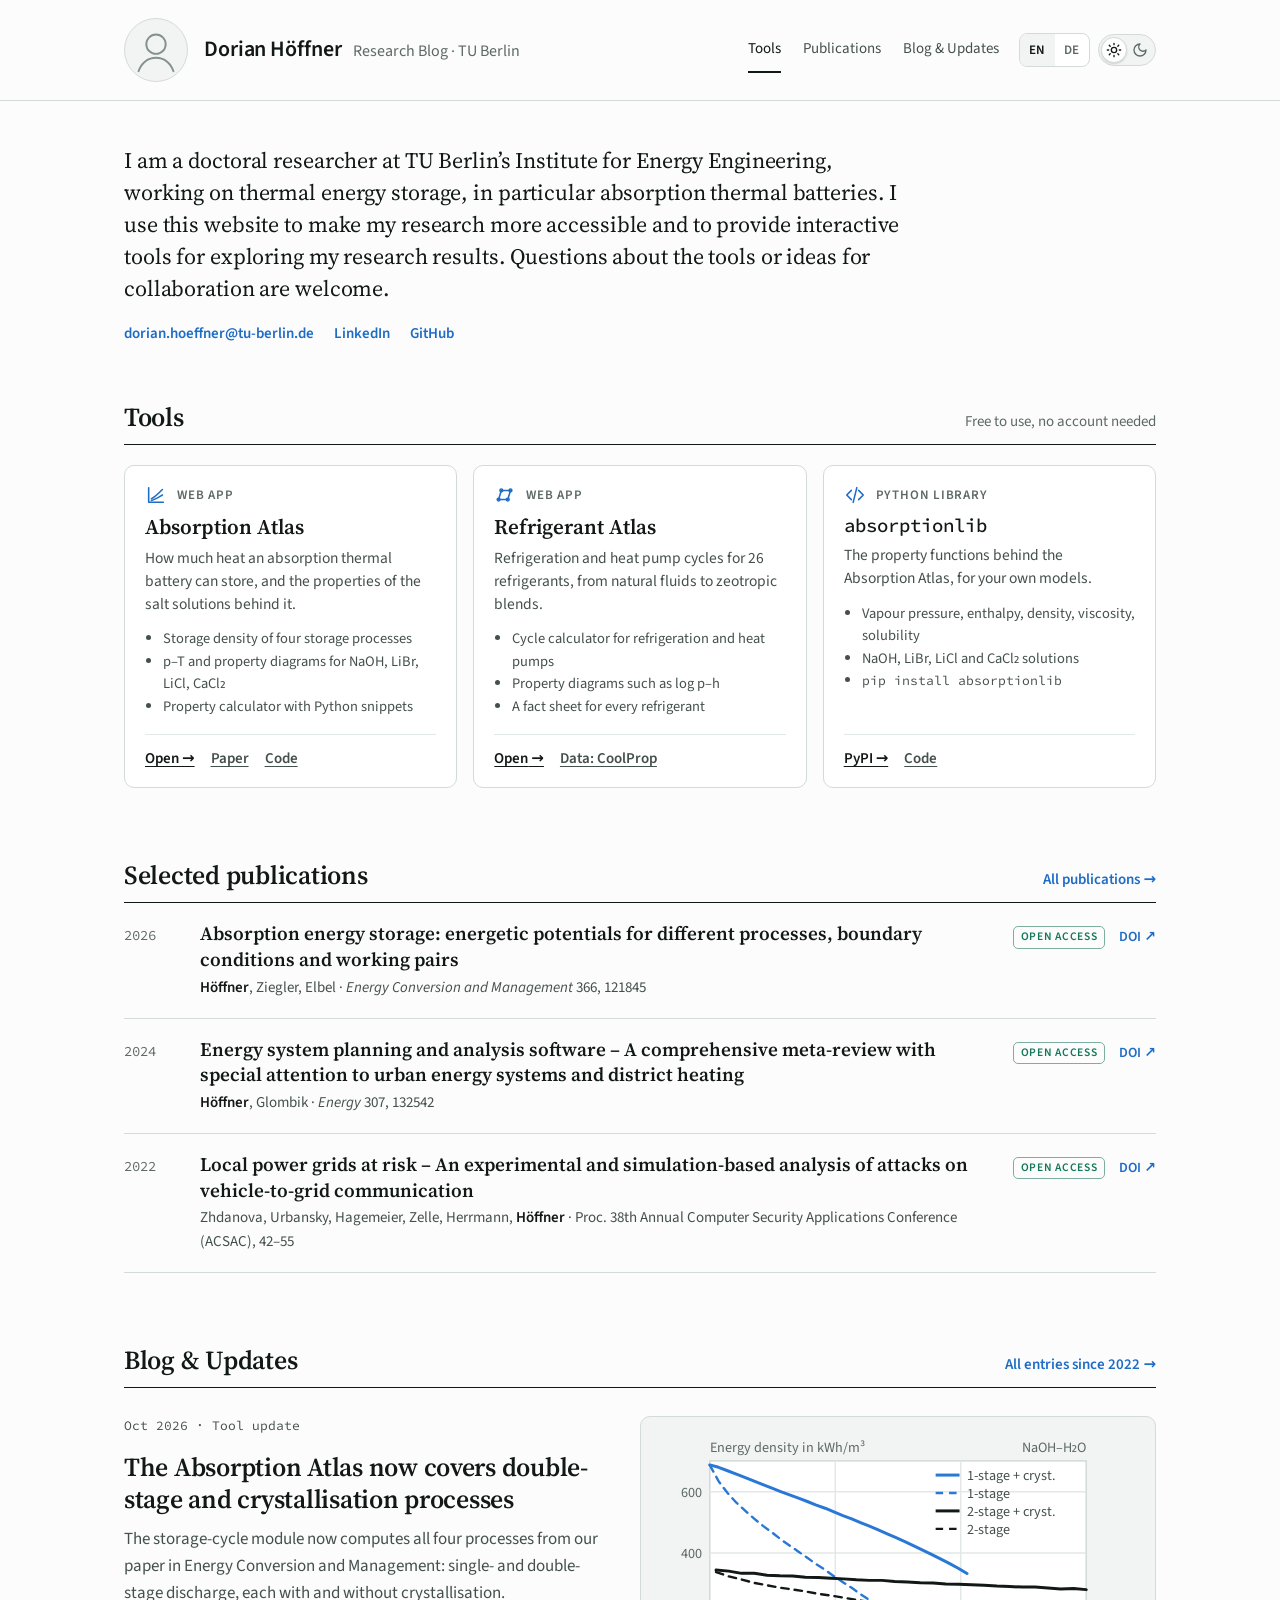
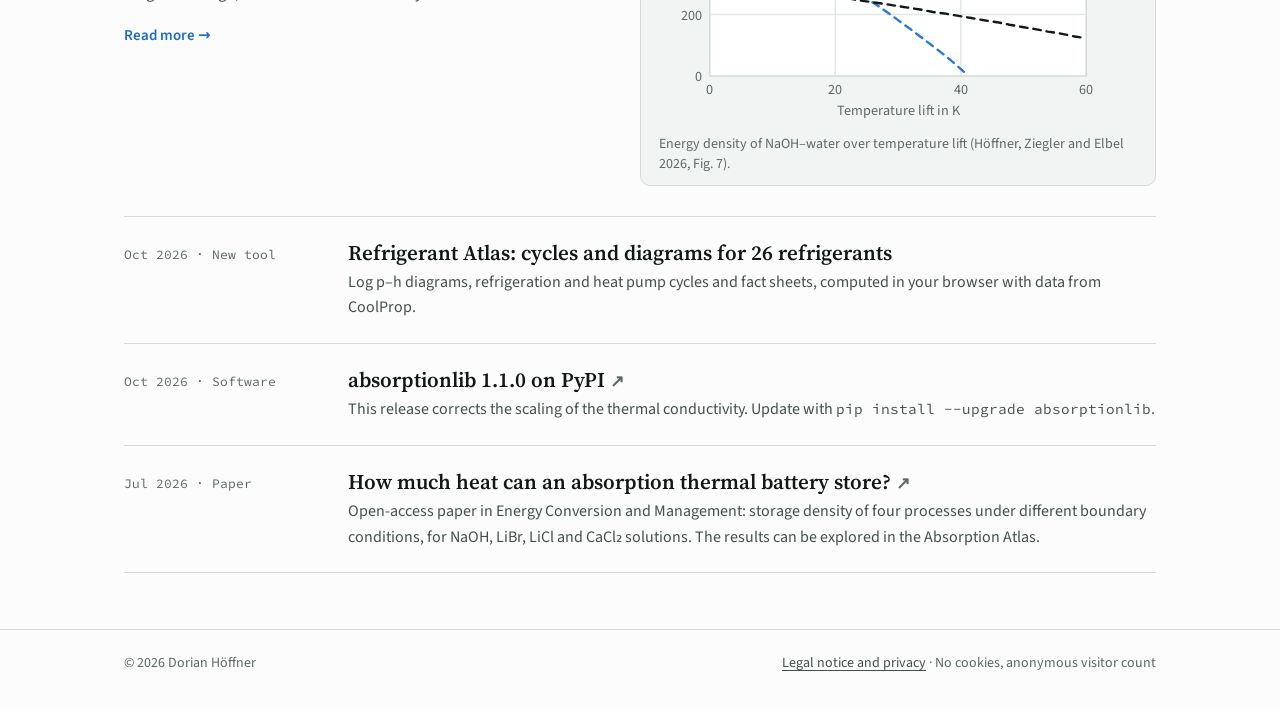
<file: index.html>
<!doctype html>
<html lang="en" data-lang="en" data-title-en="Dorian Höffner · Research blog on thermal energy storage and absorption thermal batteries" data-title-de="Dorian Höffner · Forschungsblog zu thermischen Energiespeichern und Absorptionswärmespeichern">
<head>
<meta charset="utf-8">
<meta name="viewport" content="width=device-width, initial-scale=1, viewport-fit=cover">
<title>Dorian Höffner · Research blog on thermal energy storage and absorption thermal batteries</title>
<meta name="description" content="Research blog of Dorian Höffner, TU Berlin: interactive tools and publications on thermal energy storage, absorption thermal batteries (ATB), heat pumps and energy systems. Absorption Atlas, Refrigerant Atlas, absorptionlib.">
<meta name="keywords" content="absorption thermal battery, ATB, absorption thermal energy storage, thermochemical energy storage, sorption heat storage, seasonal heat storage, thermal energy storage, NaOH, sodium hydroxide, LiBr, LiCl, CaCl2, salt solutions, heat pump, refrigerants, district heating, energy system planning, sector coupling, TU Berlin, Absorptionswärmespeicher, thermische Energiespeicher, Wärmepumpe">
<meta name="author" content="Dorian Höffner">
<link rel="canonical" href="https://dorianhoeffner.com/">
<meta property="og:type" content="website">
<meta property="og:title" content="Dorian Höffner · Research blog">
<meta property="og:description" content="Interactive tools and publications on thermal energy storage and absorption thermal batteries, by Dorian Höffner, TU Berlin.">
<meta property="og:url" content="https://dorianhoeffner.com/">
<meta property="og:image" content="https://dorianhoeffner.com/og.png">
<meta property="og:image:width" content="1200">
<meta property="og:image:height" content="630">
<meta name="twitter:card" content="summary_large_image">
<meta name="theme-color" content="#fbfcfb">
<link rel="icon" href="favicon.svg" type="image/svg+xml">
<link rel="stylesheet" href="fonts.css">
<link rel="stylesheet" href="site.css">
<script type="application/ld+json">
{
  "@context": "https://schema.org",
  "@type": "Person",
  "name": "Dorian Höffner",
  "url": "https://dorianhoeffner.com/",
  "jobTitle": "Doctoral researcher",
  "email": "mailto:dorian.hoeffner@tu-berlin.de",
  "affiliation": {
    "@type": "CollegeOrUniversity",
    "name": "Technische Universität Berlin",
    "department": "Chair of Heat Transfer and Conversion, Institute for Energy Engineering",
    "url": "https://www.tu.berlin/"
  },
  "knowsAbout": ["Energy storage", "Thermal energy storage", "Absorption thermal battery", "Absorption thermal energy storage", "Thermochemical energy storage", "Seasonal heat storage", "Heat pumps", "Refrigerants", "Thermal energy systems", "District heating", "Energy system planning", "Sector coupling", "Life cycle assessment", "Heat and mass transfer"],
  "sameAs": ["https://www.linkedin.com/in/dorianhoeffner", "https://github.com/dorianhoeffner", "https://pypi.org/project/absorptionlib/"]
}
</script>
<script>
/* Language and theme are set before first paint, so the page never flashes the wrong one. Light unless dark was chosen. */
(function () {
  var d = document.documentElement, lang = 'en', theme = null;
  try { lang = localStorage.getItem('dh-lang') || ''; theme = localStorage.getItem('dh-theme'); } catch (e) {}
  if (lang !== 'de' && lang !== 'en') lang = /^de\b/i.test(navigator.language || '') ? 'de' : 'en';
  d.setAttribute('data-lang', lang); d.lang = lang;
  if (theme === 'light' || theme === 'dark') d.setAttribute('data-theme', theme);
})();
</script>
<script src="site.js" defer></script>
<script src="/count.js" defer></script>
</head>
<body>
<a class="skip" href="#main"><span data-l="en">Skip to content</span><span data-l="de">Zum Inhalt</span></a>

<!-- Header: large at the top of the page, compact after scrolling (site.js). Portrait: see --portrait in site.css. -->
<header class="site-header">
  <div class="wrap">
    <a class="ident" href="./">
      <span class="avatar" aria-hidden="true"></span>
      <span class="ident-text">
        <span class="ident-name">Dorian Höffner</span>
        <span class="ident-sub"><span data-l="en">Research Blog</span><span data-l="de">Forschungsblog</span>&nbsp;· TU Berlin</span>
      </span>
    </a>
    <nav class="nav" id="nav" aria-label="Main">
      <a href="#tools"><span data-l="en">Tools</span><span data-l="de">Tools</span></a>
      <a href="#publications"><span data-l="en">Publications</span><span data-l="de">Publikationen</span></a>
      <a href="#notes"><span data-l="en">Blog &amp; Updates</span><span data-l="de">Blog &amp; Updates</span></a>
      <div class="nav-controls">
        <div class="seg" role="group" aria-label="Language / Sprache">
          <button type="button" data-set-lang="en" aria-pressed="true">EN</button>
          <button type="button" data-set-lang="de" aria-pressed="false">DE</button>
        </div>
      </div>
    </nav>
    <div class="controls">
      <div class="seg" role="group" aria-label="Language / Sprache">
        <button type="button" data-set-lang="en" aria-pressed="true">EN</button>
        <button type="button" data-set-lang="de" aria-pressed="false">DE</button>
      </div>
      <button type="button" class="theme-switch" role="switch" aria-checked="false" aria-label="Dark mode / Dunkelmodus" title="Dark mode / Dunkelmodus">
        <svg class="ts-sun" viewBox="0 0 24 24" fill="none" stroke="currentColor" stroke-width="2" stroke-linecap="round" aria-hidden="true"><circle cx="12" cy="12" r="4"/><path d="M12 2v2M12 20v2M4.9 4.9l1.4 1.4M17.7 17.7l1.4 1.4M2 12h2M20 12h2M4.9 19.1l1.4-1.4M17.7 6.3l1.4-1.4"/></svg>
        <svg class="ts-moon" viewBox="0 0 24 24" fill="none" stroke="currentColor" stroke-width="2" stroke-linecap="round" stroke-linejoin="round" aria-hidden="true"><path d="M12 3a6 6 0 0 0 9 9 9 9 0 1 1-9-9z"/></svg>
        <span class="ts-thumb" aria-hidden="true"></span>
      </button>
      <button type="button" class="iconbtn menu-btn" id="menuBtn" aria-label="Menu" aria-expanded="false" aria-controls="nav">
        <svg viewBox="0 0 24 24" fill="none" stroke="currentColor" stroke-width="1.8" stroke-linecap="round" aria-hidden="true"><path d="M4 7h16M4 12h16M4 17h16"/></svg>
      </button>
    </div>
  </div>
</header>

<main id="main">
  <section class="intro">
    <div class="wrap">
      <h1 class="sr-only">Dorian Höffner</h1>
      <p class="lede" data-l="en">I am a doctoral researcher at TU Berlin’s Institute for Energy Engineering, working on thermal energy storage, in particular absorption thermal batteries. I use this website to make my research more accessible and to provide interactive tools for exploring my research results. Questions about the tools or ideas for collaboration are welcome.</p>
      <p class="lede" data-l="de">Ich bin Doktorand am Institut für Energietechnik der TU Berlin und forsche zu thermischen Energiespeichern, insbesondere zu Absorptionswärmespeichern (Absorption Thermal Batteries). Auf dieser Website mache ich meine Forschung zugänglicher und stelle interaktive Tools bereit, mit denen sich meine Ergebnisse erkunden lassen. Fragen zu den Tools oder Ideen für eine Zusammenarbeit sind willkommen.</p>
      <p class="contact">
        <a href="mailto:dorian.hoeffner@tu-berlin.de">dorian.hoeffner@tu-berlin.de</a>
        <a href="https://www.linkedin.com/in/dorianhoeffner" rel="me noopener">LinkedIn</a>
        <a href="https://github.com/dorianhoeffner" rel="me noopener">GitHub</a>
      </p>
    </div>
  </section>

  <!-- ======================= TOOLS ======================= -->
  <section class="block" id="tools" aria-labelledby="h-tools">
    <div class="wrap">
      <div class="sec-head">
        <h2 id="h-tools"><span data-l="en">Tools</span><span data-l="de">Tools</span></h2>
        <span class="aside"><span data-l="en">Free to use, no account needed</span><span data-l="de">Frei nutzbar, ohne Konto</span></span>
      </div>

      <!-- One <article class="tool"> per tool; the grid takes any number of boxes.
           To add a tool: copy a whole <article> block and change icon, kind, name, description, three bullets and links. -->
      <div class="tool-grid">
        <article class="tool">
          <div class="tool-top">
            <svg viewBox="0 0 24 24" fill="none" stroke="currentColor" stroke-width="1.7" stroke-linecap="round" stroke-linejoin="round" aria-hidden="true"><path d="M4 4v16h16"/><path d="M7 16c3-1 6-4 12-10"/><path d="M7 18c4-1 7-3 12-6"/></svg>
            <span class="kind"><span data-l="en">Web app</span><span data-l="de">Web-App</span></span>
          </div>
          <h3><a href="/absorptionlib/">Absorption Atlas</a></h3>
          <p class="desc" data-l="en">How much heat an absorption thermal battery can store, and the properties of the salt solutions behind it.</p>
          <p class="desc" data-l="de">Wie viel Wärme ein Absorptionswärmespeicher speichern kann, und die Stoffwerte der Salzlösungen dahinter.</p>
          <ul data-l="en">
            <li>Storage density of four storage processes</li>
            <li>p–T and property diagrams for NaOH, LiBr, LiCl, CaCl₂</li>
            <li>Property calculator with Python snippets</li>
          </ul>
          <ul data-l="de">
            <li>Speicherdichte von vier Speicherprozessen</li>
            <li>p–T- und Zustandsdiagramme für NaOH, LiBr, LiCl, CaCl₂</li>
            <li>Stoffwertrechner mit Python-Codebeispielen</li>
          </ul>
          <p class="tool-links">
            <a class="go" href="/absorptionlib/"><span data-l="en">Open</span><span data-l="de">Öffnen</span> →</a>
            <a href="https://doi.org/10.1016/j.enconman.2026.121845" rel="noopener"><span data-l="en">Paper</span><span data-l="de">Artikel</span></a>
            <a href="https://github.com/dorianhoeffner/absorptionlib" rel="noopener">Code</a>
          </p>
        </article>

        <article class="tool">
          <div class="tool-top">
            <svg viewBox="0 0 24 24" fill="none" stroke="currentColor" stroke-width="1.7" stroke-linecap="round" stroke-linejoin="round" aria-hidden="true"><path d="M8 7h10l-3 10H5z"/><circle cx="8" cy="7" r="1.5"/><circle cx="18" cy="7" r="1.5"/><circle cx="15" cy="17" r="1.5"/><circle cx="5" cy="17" r="1.5"/></svg>
            <span class="kind"><span data-l="en">Web app</span><span data-l="de">Web-App</span></span>
          </div>
          <h3><a href="refrigerant-atlas/"><span data-l="en">Refrigerant Atlas</span><span data-l="de">Kältemittel-Atlas</span></a></h3>
          <p class="desc" data-l="en">Refrigeration and heat pump cycles for 26 refrigerants, from natural fluids to zeotropic blends.</p>
          <p class="desc" data-l="de">Kälte- und Wärmepumpenkreisläufe für 26 Kältemittel, von natürlichen Stoffen bis zu zeotropen Gemischen.</p>
          <ul data-l="en">
            <li>Cycle calculator for refrigeration and heat pumps</li>
            <li>Property diagrams such as log p–h</li>
            <li>A fact sheet for every refrigerant</li>
          </ul>
          <ul data-l="de">
            <li>Kreisprozessrechner für Kälteanlagen und Wärmepumpen</li>
            <li>Zustandsdiagramme wie log p–h</li>
            <li>Ein Steckbrief für jedes Kältemittel</li>
          </ul>
          <p class="tool-links">
            <a class="go" href="refrigerant-atlas/"><span data-l="en">Open</span><span data-l="de">Öffnen</span> →</a>
            <a href="http://www.coolprop.org" rel="noopener"><span data-l="en">Data: CoolProp</span><span data-l="de">Daten: CoolProp</span></a>
          </p>
        </article>

        <article class="tool">
          <div class="tool-top">
            <svg viewBox="0 0 24 24" fill="none" stroke="currentColor" stroke-width="1.7" stroke-linecap="round" stroke-linejoin="round" aria-hidden="true"><path d="m8 7-5 5 5 5"/><path d="m16 7 5 5-5 5"/><path d="m14 4-4 16"/></svg>
            <span class="kind"><span data-l="en">Python library</span><span data-l="de">Python-Bibliothek</span></span>
          </div>
          <h3 class="mono"><a href="https://pypi.org/project/absorptionlib/" rel="noopener">absorptionlib</a></h3>
          <p class="desc" data-l="en">The property functions behind the Absorption Atlas, for your own models.</p>
          <p class="desc" data-l="de">Die Stofffunktionen hinter dem Absorption Atlas, für eigene Modelle.</p>
          <ul data-l="en">
            <li>Vapour pressure, enthalpy, density, viscosity, solubility</li>
            <li>NaOH, LiBr, LiCl and CaCl₂ solutions</li>
            <li><code>pip install absorptionlib</code></li>
          </ul>
          <ul data-l="de">
            <li>Dampfdruck, Enthalpie, Dichte, Viskosität, Löslichkeit</li>
            <li>NaOH-, LiBr-, LiCl- und CaCl₂-Lösungen</li>
            <li><code>pip install absorptionlib</code></li>
          </ul>
          <p class="tool-links">
            <a class="go" href="https://pypi.org/project/absorptionlib/" rel="noopener">PyPI →</a>
            <a href="https://github.com/dorianhoeffner/absorptionlib" rel="noopener">Code</a>
          </p>
        </article>
      </div>
    </div>
  </section>

  <!-- ======================= PUBLICATIONS (selection; the full list is publications/index.html) ======================= -->
  <section class="block" id="publications" aria-labelledby="h-pubs">
    <div class="wrap">
      <div class="sec-head">
        <h2 id="h-pubs"><span data-l="en">Selected publications</span><span data-l="de">Ausgewählte Publikationen</span></h2>
        <a class="more" href="publications/"><span data-l="en">All publications</span><span data-l="de">Alle Publikationen</span> →</a>
      </div>
      <!-- Keep 3 to 5 entries here, newest or most relevant first. Copy <li class="pub"> blocks from publications/index.html. -->
      <ol class="pubs">
        <li class="pub">
          <span class="yr">2026</span>
          <div>
            <p class="t"><a href="https://doi.org/10.1016/j.enconman.2026.121845" rel="noopener">Absorption energy storage: energetic potentials for different processes, boundary conditions and working pairs</a></p>
            <p class="meta"><b>Höffner</b>, Ziegler, Elbel · <i>Energy Conversion and Management</i> 366, 121845</p>
          </div>
          <div class="side"><span class="badge oa">Open access</span><a href="https://doi.org/10.1016/j.enconman.2026.121845" rel="noopener">DOI ↗</a></div>
        </li>
        <li class="pub">
          <span class="yr">2024</span>
          <div>
            <p class="t"><a href="https://doi.org/10.1016/j.energy.2024.132542" rel="noopener">Energy system planning and analysis software – A comprehensive meta-review with special attention to urban energy systems and district heating</a></p>
            <p class="meta"><b>Höffner</b>, Glombik · <i>Energy</i> 307, 132542</p>
          </div>
          <div class="side"><span class="badge oa">Open access</span><a href="https://doi.org/10.1016/j.energy.2024.132542" rel="noopener">DOI ↗</a></div>
        </li>
        <li class="pub">
          <span class="yr">2022</span>
          <div>
            <p class="t"><a href="https://doi.org/10.1145/3564625.3568136" rel="noopener">Local power grids at risk – An experimental and simulation-based analysis of attacks on vehicle-to-grid communication</a></p>
            <p class="meta">Zhdanova, Urbansky, Hagemeier, Zelle, Herrmann, <b>Höffner</b> · <span data-l="en">Proc. 38th Annual Computer Security Applications Conference (ACSAC)</span><span data-l="de">Tagungsband 38th Annual Computer Security Applications Conference (ACSAC)</span>, 42–55</p>
          </div>
          <div class="side"><span class="badge oa">Open access</span><a href="https://doi.org/10.1145/3564625.3568136" rel="noopener">DOI ↗</a></div>
        </li>
      </ol>
    </div>
  </section>

  <!-- ======================= BLOG & UPDATES (latest; the full list is notes/index.html) ======================= -->
  <section class="block" id="notes" aria-labelledby="h-notes">
    <div class="wrap">
      <div class="sec-head">
        <h2 id="h-notes"><span data-l="en">Blog &amp; Updates</span><span data-l="de">Blog &amp; Updates</span></h2>
        <a class="more" href="notes/"><span data-l="en">All entries since 2022</span><span data-l="de">Alle Einträge seit 2022</span> →</a>
      </div>

      <!-- Latest note with a figure (optional). Older notes below as short rows. -->
      <article class="note-feature">
        <div>
          <p class="note-meta"><span data-l="en">Oct 2026 · Tool update</span><span data-l="de">Okt. 2026 · Tool-Update</span></p>
          <h3><a href="notes/2026-10-absorption-atlas-processes/"><span data-l="en">The Absorption Atlas now covers double-stage and crystallisation processes</span><span data-l="de">Der Absorption Atlas rechnet jetzt auch zweistufige Prozesse und Kristallisation</span></a></h3>
          <p data-l="en">The storage-cycle module now computes all four processes from our paper in Energy Conversion and Management: single- and double-stage discharge, each with and without crystallisation.</p>
          <p data-l="de">Das Speicherzyklus-Modul rechnet jetzt alle vier Prozesse aus unserem Artikel in Energy Conversion and Management: ein- und zweistufige Entladung, jeweils mit und ohne Kristallisation.</p>
          <a class="more" href="notes/2026-10-absorption-atlas-processes/"><span data-l="en">Read more</span><span data-l="de">Weiterlesen</span> →</a>
        </div>
        <figure class="plot">
<svg viewBox="0 0 320 200" role="img" aria-label="Energy storage density of NaOH–water over temperature lift for four storage processes (Höffner, Ziegler and Elbel 2026, Fig. 7)">
<rect x="34" y="20" width="252" height="144" class="frame"/>
<g class="grid"><line x1="118" y1="20" x2="118" y2="164"/><line x1="202" y1="20" x2="202" y2="164"/><line x1="34" y1="122.9" x2="286" y2="122.9"/><line x1="34" y1="81.7" x2="286" y2="81.7"/><line x1="34" y1="40.6" x2="286" y2="40.6"/></g>
<text class="ax" x="34" y="176" text-anchor="middle">0</text><text class="ax" x="118" y="176" text-anchor="middle">20</text><text class="ax" x="202" y="176" text-anchor="middle">40</text><text class="ax" x="286" y="176" text-anchor="middle">60</text>
<text class="ax" x="29" y="167.5" text-anchor="end">0</text><text class="ax" x="29" y="126.4" text-anchor="end">200</text><text class="ax" x="29" y="85.2" text-anchor="end">400</text><text class="ax" x="29" y="44.1" text-anchor="end">600</text>
<text class="ax" x="34" y="14"><tspan data-l="en">Energy density in kWh/m³</tspan><tspan data-l="de">Energiedichte in kWh/m³</tspan></text>
<text class="ax" x="160" y="190" text-anchor="middle"><tspan data-l="en">Temperature lift in K</tspan><tspan data-l="de">Temperaturhub in K</tspan></text>
<text class="ax" x="286" y="14" text-anchor="end">NaOH–H₂O</text>
<path class="s-naoh" d="M34.0,22.8 L39.9,33.6 L45.9,41.5 L51.8,48.0 L57.8,53.5 L63.7,58.7 L69.6,63.5 L75.6,67.9 L81.5,72.5 L87.4,76.6 L93.4,80.8 L99.3,84.9 L105.3,89.2 L111.2,93.0 L117.1,97.2 L123.1,101.2 L129.0,105.0 L134.9,109.2 L140.9,113.2 L146.8,117.2 L152.8,121.4 L158.7,125.6 L164.6,129.9 L170.6,134.3 L176.5,138.8 L182.4,143.3 L188.4,147.9 L194.3,152.6 L200.3,157.8 L206.2,163.0" fill="none" stroke-width="1.6" stroke-dasharray="5 4" stroke-linecap="round" stroke-linejoin="round"/>
<path class="s-ink" d="M38.2,94.4 L46.7,97.3 L55.3,99.4 L63.8,101.7 L72.4,103.3 L80.9,104.9 L89.5,106.1 L98.0,107.4 L106.6,109.0 L115.1,110.2 L123.6,111.6 L132.2,113.1 L140.7,114.3 L149.3,115.5 L157.8,116.9 L166.4,118.2 L174.9,119.5 L183.5,121.2 L192.0,122.3 L200.6,123.8 L209.1,125.2 L217.6,126.7 L226.2,128.0 L234.7,129.7 L243.3,131.2 L251.8,132.6 L260.4,134.3 L268.9,135.6 L277.5,137.4 L286.0,138.8" fill="none" stroke-width="1.6" stroke-dasharray="5 4" stroke-linecap="round" stroke-linejoin="round"/>
<path class="s-naoh" d="M34.0,22.7 L39.9,24.3 L45.9,26.6 L51.8,28.9 L57.8,31.2 L63.7,33.6 L69.6,35.9 L75.6,38.2 L81.5,40.6 L87.4,42.7 L93.4,45.0 L99.3,47.2 L105.3,49.6 L111.2,51.7 L117.1,54.2 L123.1,56.6 L129.0,58.8 L134.9,61.3 L140.9,63.7 L146.8,66.2 L152.8,68.8 L158.7,71.4 L164.6,74.1 L170.6,76.9 L176.5,79.7 L182.4,82.6 L188.4,85.6 L194.3,88.6 L200.3,91.9 L206.2,95.4" fill="none" stroke-width="2" stroke-linecap="round" stroke-linejoin="round"/>
<path class="s-ink" d="M38.2,93.1 L46.7,93.8 L55.3,95.3 L63.8,95.3 L72.4,96.5 L80.9,96.9 L89.5,97.1 L98.0,97.9 L106.6,98.1 L115.1,98.6 L123.6,99.0 L132.2,99.6 L140.7,100.0 L149.3,100.0 L157.8,100.7 L166.4,101.1 L174.9,101.6 L183.5,101.7 L192.0,102.4 L200.6,102.6 L209.1,102.9 L217.6,103.3 L226.2,103.8 L234.7,104.1 L243.3,104.5 L251.8,104.5 L260.4,105.1 L268.9,105.7 L277.5,105.4 L286.0,106.2" fill="none" stroke-width="2" stroke-linecap="round" stroke-linejoin="round"/>
<line class="s-naoh" x1="185.2" y1="29.5" x2="201.2" y2="29.5" stroke-width="2"/><text class="leg" x="206.2" y="33"><tspan data-l="en">1-stage + cryst.</tspan><tspan data-l="de">1-stufig + Krist.</tspan></text>
<line class="s-naoh" x1="185.2" y1="41.5" x2="201.2" y2="41.5" stroke-width="1.6" stroke-dasharray="5 4"/><text class="leg" x="206.2" y="45"><tspan data-l="en">1-stage</tspan><tspan data-l="de">1-stufig</tspan></text>
<line class="s-ink" x1="185.2" y1="53.5" x2="201.2" y2="53.5" stroke-width="2"/><text class="leg" x="206.2" y="57"><tspan data-l="en">2-stage + cryst.</tspan><tspan data-l="de">2-stufig + Krist.</tspan></text>
<line class="s-ink" x1="185.2" y1="65.5" x2="201.2" y2="65.5" stroke-width="1.6" stroke-dasharray="5 4"/><text class="leg" x="206.2" y="69"><tspan data-l="en">2-stage</tspan><tspan data-l="de">2-stufig</tspan></text>
</svg>
          <figcaption><span data-l="en">Energy density of NaOH–water over temperature lift (Höffner, Ziegler and Elbel 2026, Fig. 7).</span><span data-l="de">Energiedichte von NaOH–Wasser über dem Temperaturhub (Höffner, Ziegler und Elbel 2026, Abb. 7).</span></figcaption>
        </figure>
      </article>

      <!-- An entry can link to its own page in notes/ or straight to an external page (mark those with <span class="ext">↗</span>). -->
      <article class="note-row">
        <p class="note-meta"><span data-l="en">Oct 2026 · New tool</span><span data-l="de">Okt. 2026 · Neues Tool</span></p>
        <div>
          <h3><a href="refrigerant-atlas/"><span data-l="en">Refrigerant Atlas: cycles and diagrams for 26 refrigerants</span><span data-l="de">Kältemittel-Atlas: Kreisprozesse und Diagramme für 26 Kältemittel</span></a></h3>
          <p data-l="en">Log p–h diagrams, refrigeration and heat pump cycles and fact sheets, computed in your browser with data from CoolProp.</p>
          <p data-l="de">log p–h-Diagramme, Kälte- und Wärmepumpenkreisläufe und Steckbriefe, berechnet in Ihrem Browser mit Daten aus CoolProp.</p>
        </div>
      </article>
      <article class="note-row">
        <p class="note-meta"><span data-l="en">Oct 2026 · Software</span><span data-l="de">Okt. 2026 · Software</span></p>
        <div>
          <h3><a href="https://pypi.org/project/absorptionlib/" rel="noopener"><span data-l="en">absorptionlib 1.1.0 on PyPI</span><span data-l="de">absorptionlib 1.1.0 auf PyPI</span> <span class="ext">↗</span></a></h3>
          <p data-l="en">This release corrects the scaling of the thermal conductivity. Update with <code>pip install --upgrade absorptionlib</code>.</p>
          <p data-l="de">Diese Version korrigiert die Skalierung der Wärmeleitfähigkeit. Aktualisieren mit <code>pip install --upgrade absorptionlib</code>.</p>
        </div>
      </article>
      <article class="note-row">
        <p class="note-meta"><span data-l="en">Jul 2026 · Paper</span><span data-l="de">Juli 2026 · Artikel</span></p>
        <div>
          <h3><a href="https://doi.org/10.1016/j.enconman.2026.121845" rel="noopener"><span data-l="en">How much heat can an absorption thermal battery store?</span><span data-l="de">Wie viel Wärme speichert ein Absorptionswärmespeicher?</span> <span class="ext">↗</span></a></h3>
          <p data-l="en">Open-access paper in Energy Conversion and Management: storage density of four processes under different boundary conditions, for NaOH, LiBr, LiCl and CaCl₂ solutions. The results can be explored in the Absorption Atlas.</p>
          <p data-l="de">Open-Access-Artikel in Energy Conversion and Management: Speicherdichte von vier Prozessen unter verschiedenen Randbedingungen, für NaOH-, LiBr-, LiCl- und CaCl₂-Lösungen. Die Ergebnisse lassen sich im Absorption Atlas erkunden.</p>
        </div>
      </article>
    </div>
  </section>

</main>

<footer>
  <div class="wrap">
    <span>© 2026 Dorian Höffner</span>
    <span><a href="legal.html"><span data-l="en">Legal notice and privacy</span><span data-l="de">Impressum und Datenschutz</span></a> · <span data-l="en">No cookies, anonymous visitor count</span><span data-l="de">Keine Cookies, anonyme Besucherzählung</span></span>
  </div>
</footer>
</body>
</html>
</file>
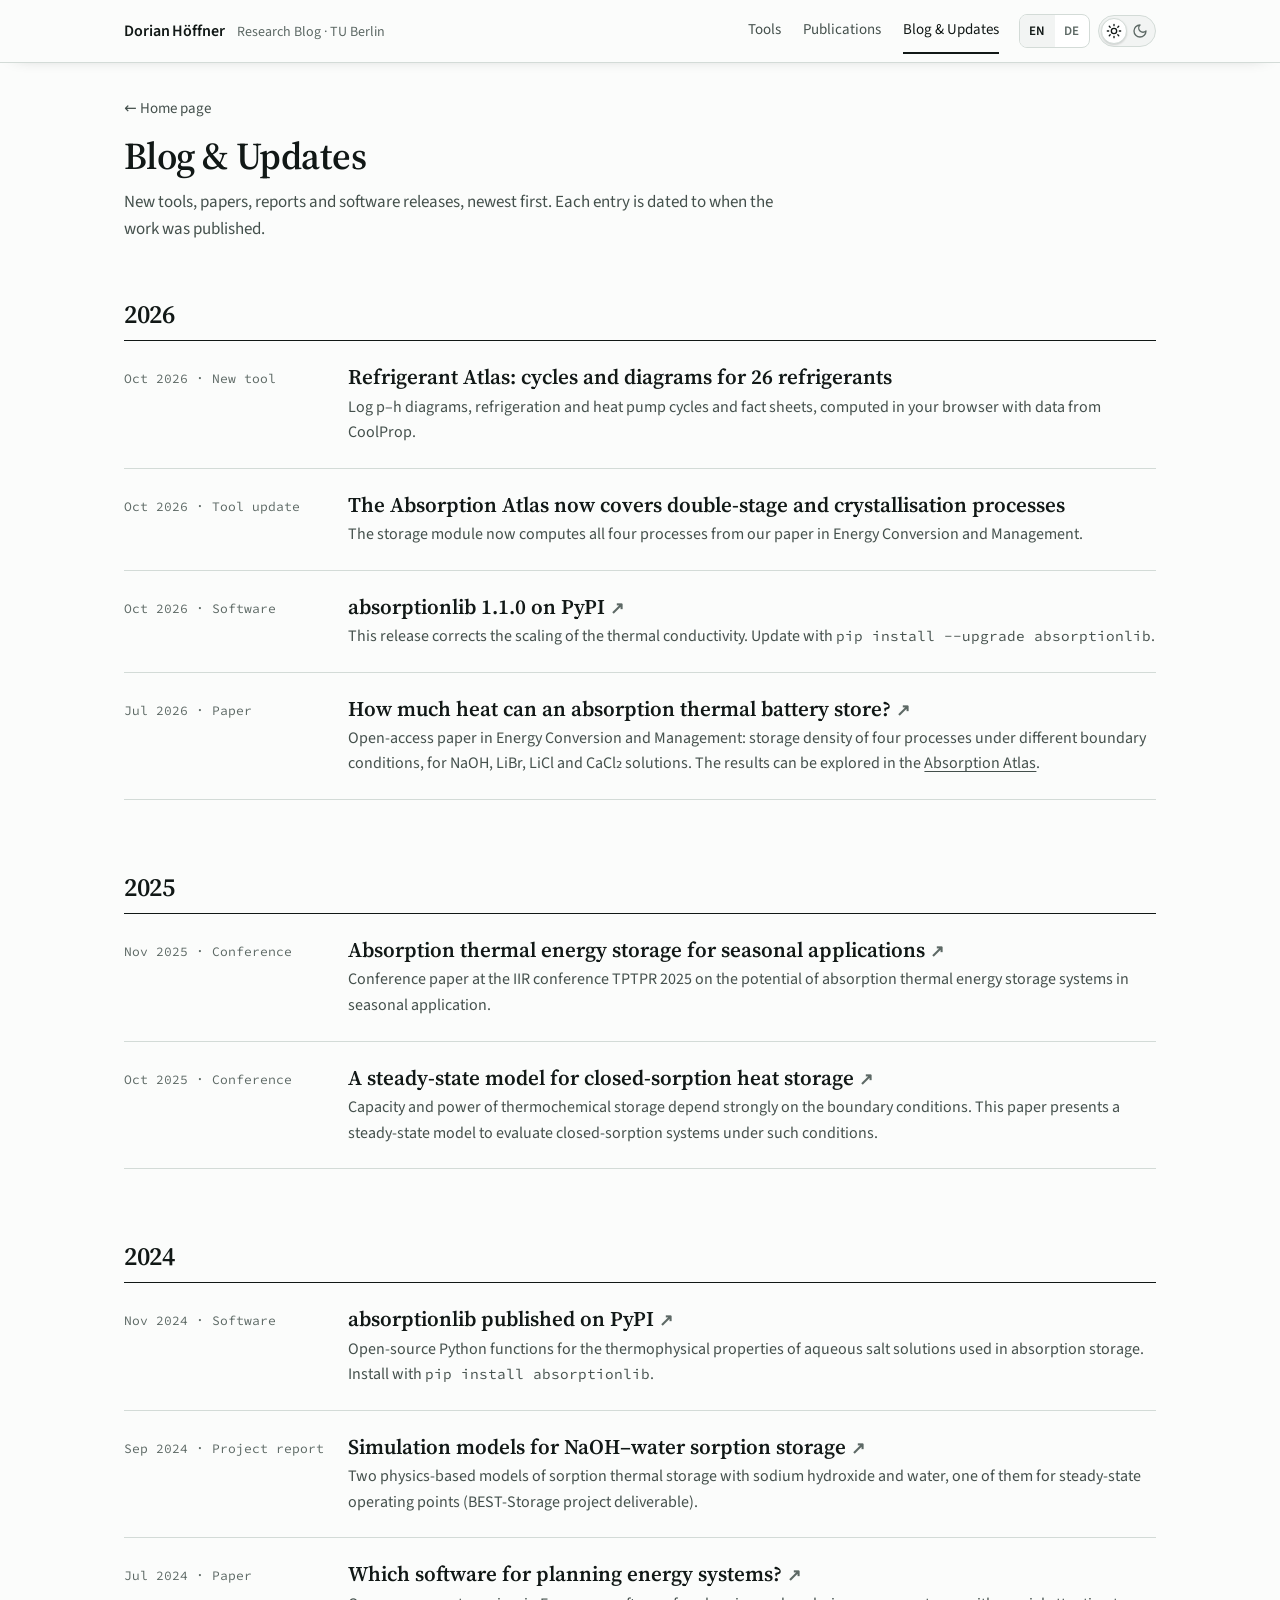
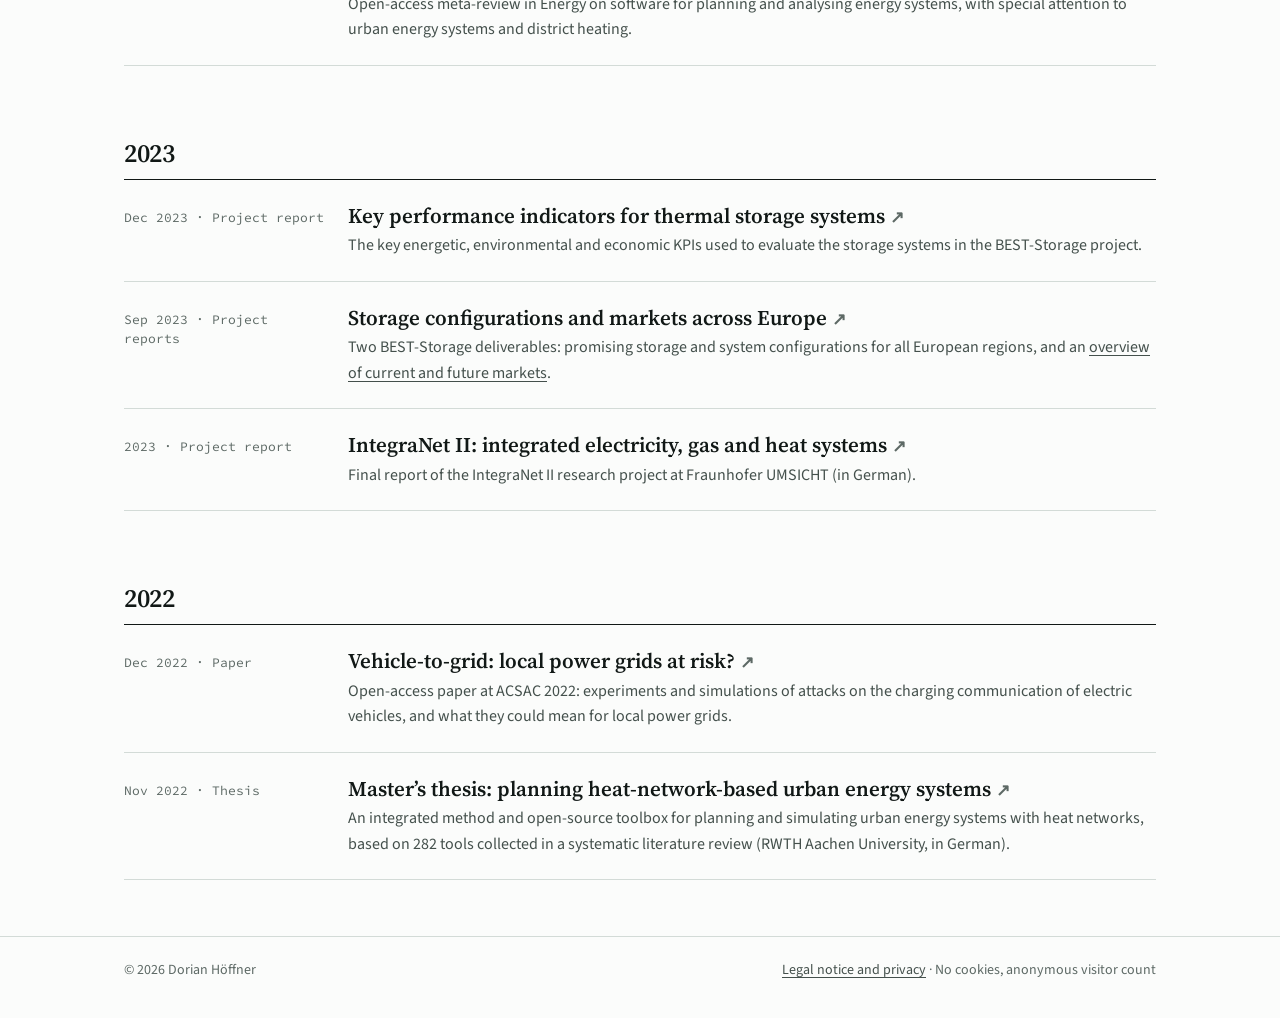
<file: notes/index.html>
<!doctype html>
<html lang="en" data-lang="en" data-title-en="Blog &amp; Updates · Dorian Höffner" data-title-de="Blog &amp; Updates · Dorian Höffner">
<head>
<meta charset="utf-8">
<meta name="viewport" content="width=device-width, initial-scale=1, viewport-fit=cover">
<title>Blog &amp; Updates · Dorian Höffner</title>
<meta name="description" content="Blog and updates by Dorian Höffner, TU Berlin: new tools, papers and software on thermal energy storage, absorption thermal batteries and energy systems, since 2022.">
<meta name="author" content="Dorian Höffner">
<link rel="canonical" href="https://dorianhoeffner.com/notes/">
<meta property="og:type" content="website">
<meta property="og:title" content="Blog &amp; Updates · Dorian Höffner">
<meta property="og:url" content="https://dorianhoeffner.com/notes/">
<meta property="og:image" content="https://dorianhoeffner.com/og.png">
<meta name="theme-color" content="#fbfcfb">
<link rel="icon" href="../favicon.svg" type="image/svg+xml">
<link rel="stylesheet" href="../fonts.css">
<link rel="stylesheet" href="../site.css">
<script>
(function () {
  var d = document.documentElement, lang = 'en', theme = null;
  try { lang = localStorage.getItem('dh-lang') || ''; theme = localStorage.getItem('dh-theme'); } catch (e) {}
  if (lang !== 'de' && lang !== 'en') lang = /^de\b/i.test(navigator.language || '') ? 'de' : 'en';
  d.setAttribute('data-lang', lang); d.lang = lang;
  if (theme === 'light' || theme === 'dark') d.setAttribute('data-theme', theme);
})();
</script>
<script src="../site.js" defer></script>
<script src="/count.js" defer></script>
</head>
<body>
<a class="skip" href="#main"><span data-l="en">Skip to content</span><span data-l="de">Zum Inhalt</span></a>

<header class="site-header is-compact" data-compact>
  <div class="wrap">
    <a class="ident" href="../">
      <span class="avatar" aria-hidden="true"></span>
      <span class="ident-text">
        <span class="ident-name">Dorian Höffner</span>
        <span class="ident-sub"><span data-l="en">Research Blog</span><span data-l="de">Forschungsblog</span>&nbsp;· TU Berlin</span>
      </span>
    </a>
    <nav class="nav" id="nav" aria-label="Main">
      <a href="../#tools"><span data-l="en">Tools</span><span data-l="de">Tools</span></a>
      <a href="../publications/"><span data-l="en">Publications</span><span data-l="de">Publikationen</span></a>
      <a href="./" aria-current="page"><span data-l="en">Blog &amp; Updates</span><span data-l="de">Blog &amp; Updates</span></a>
      <div class="nav-controls">
        <div class="seg" role="group" aria-label="Language / Sprache">
          <button type="button" data-set-lang="en" aria-pressed="true">EN</button>
          <button type="button" data-set-lang="de" aria-pressed="false">DE</button>
        </div>
      </div>
    </nav>
    <div class="controls">
      <div class="seg" role="group" aria-label="Language / Sprache">
        <button type="button" data-set-lang="en" aria-pressed="true">EN</button>
        <button type="button" data-set-lang="de" aria-pressed="false">DE</button>
      </div>
      <button type="button" class="theme-switch" role="switch" aria-checked="false" aria-label="Dark mode / Dunkelmodus" title="Dark mode / Dunkelmodus">
        <svg class="ts-sun" viewBox="0 0 24 24" fill="none" stroke="currentColor" stroke-width="2" stroke-linecap="round" aria-hidden="true"><circle cx="12" cy="12" r="4"/><path d="M12 2v2M12 20v2M4.9 4.9l1.4 1.4M17.7 17.7l1.4 1.4M2 12h2M20 12h2M4.9 19.1l1.4-1.4M17.7 6.3l1.4-1.4"/></svg>
        <svg class="ts-moon" viewBox="0 0 24 24" fill="none" stroke="currentColor" stroke-width="2" stroke-linecap="round" stroke-linejoin="round" aria-hidden="true"><path d="M12 3a6 6 0 0 0 9 9 9 9 0 1 1-9-9z"/></svg>
        <span class="ts-thumb" aria-hidden="true"></span>
      </button>
      <button type="button" class="iconbtn menu-btn" id="menuBtn" aria-label="Menu" aria-expanded="false" aria-controls="nav">
        <svg viewBox="0 0 24 24" fill="none" stroke="currentColor" stroke-width="1.8" stroke-linecap="round" aria-hidden="true"><path d="M4 7h16M4 12h16M4 17h16"/></svg>
      </button>
    </div>
  </div>
</header>

<main id="main">
  <div class="wrap page-head">
    <a class="back" href="../">← <span data-l="en">Home page</span><span data-l="de">Startseite</span></a>
    <h1>Blog &amp; Updates</h1>
    <p data-l="en">New tools, papers, reports and software releases, newest first. Each entry is dated to when the work was published.</p>
    <p data-l="de">Neue Tools, Artikel, Berichte und Software-Versionen, die neuesten zuerst. Jeder Eintrag trägt das Datum, an dem die Arbeit veröffentlicht wurde.</p>
  </div>

  <!-- New entry: copy notes/_template/ to notes/<yyyy-mm-short-title>/, write it, then add one <article class="note-row"> in the right
       year (newest first) and on the home page. An entry can also link straight to an external page; mark it with <span class="ext">↗</span>. -->
  <section class="block" aria-labelledby="h-2026">
    <div class="wrap">
      <div class="sec-head"><h2 id="h-2026">2026</h2></div>
      <article class="note-row">
        <p class="note-meta"><span data-l="en">Oct 2026 · New tool</span><span data-l="de">Okt. 2026 · Neues Tool</span></p>
        <div>
          <h3><a href="../refrigerant-atlas/"><span data-l="en">Refrigerant Atlas: cycles and diagrams for 26 refrigerants</span><span data-l="de">Kältemittel-Atlas: Kreisprozesse und Diagramme für 26 Kältemittel</span></a></h3>
          <p data-l="en">Log p–h diagrams, refrigeration and heat pump cycles and fact sheets, computed in your browser with data from CoolProp.</p>
          <p data-l="de">log p–h-Diagramme, Kälte- und Wärmepumpenkreisläufe und Steckbriefe, berechnet in Ihrem Browser mit Daten aus CoolProp.</p>
        </div>
      </article>
      <article class="note-row">
        <p class="note-meta"><span data-l="en">Oct 2026 · Tool update</span><span data-l="de">Okt. 2026 · Tool-Update</span></p>
        <div>
          <h3><a href="2026-10-absorption-atlas-processes/"><span data-l="en">The Absorption Atlas now covers double-stage and crystallisation processes</span><span data-l="de">Der Absorption Atlas rechnet jetzt auch zweistufige Prozesse und Kristallisation</span></a></h3>
          <p data-l="en">The storage module now computes all four processes from our paper in Energy Conversion and Management.</p>
          <p data-l="de">Das Speichermodul rechnet jetzt alle vier Prozesse aus unserem Artikel in Energy Conversion and Management.</p>
        </div>
      </article>
      <article class="note-row">
        <p class="note-meta"><span data-l="en">Oct 2026 · Software</span><span data-l="de">Okt. 2026 · Software</span></p>
        <div>
          <h3><a href="https://pypi.org/project/absorptionlib/" rel="noopener"><span data-l="en">absorptionlib 1.1.0 on PyPI</span><span data-l="de">absorptionlib 1.1.0 auf PyPI</span> <span class="ext">↗</span></a></h3>
          <p data-l="en">This release corrects the scaling of the thermal conductivity. Update with <code>pip install --upgrade absorptionlib</code>.</p>
          <p data-l="de">Diese Version korrigiert die Skalierung der Wärmeleitfähigkeit. Aktualisieren mit <code>pip install --upgrade absorptionlib</code>.</p>
        </div>
      </article>
      <article class="note-row">
        <p class="note-meta"><span data-l="en">Jul 2026 · Paper</span><span data-l="de">Juli 2026 · Artikel</span></p>
        <div>
          <h3><a href="https://doi.org/10.1016/j.enconman.2026.121845" rel="noopener"><span data-l="en">How much heat can an absorption thermal battery store?</span><span data-l="de">Wie viel Wärme speichert ein Absorptionswärmespeicher?</span> <span class="ext">↗</span></a></h3>
          <p data-l="en">Open-access paper in Energy Conversion and Management: storage density of four processes under different boundary conditions, for NaOH, LiBr, LiCl and CaCl₂ solutions. The results can be explored in the <a href="/absorptionlib/">Absorption Atlas</a>.</p>
          <p data-l="de">Open-Access-Artikel in Energy Conversion and Management: Speicherdichte von vier Prozessen unter verschiedenen Randbedingungen, für NaOH-, LiBr-, LiCl- und CaCl₂-Lösungen. Die Ergebnisse lassen sich im <a href="/absorptionlib/">Absorption Atlas</a> erkunden.</p>
        </div>
      </article>
    </div>
  </section>
  <section class="block" aria-labelledby="h-2025">
    <div class="wrap">
      <div class="sec-head"><h2 id="h-2025">2025</h2></div>
      <article class="note-row">
        <p class="note-meta"><span data-l="en">Nov 2025 · Conference</span><span data-l="de">Nov. 2025 · Konferenz</span></p>
        <div>
          <h3><a href="https://doi.org/10.18462/iir.tptpr2025.1130" rel="noopener"><span data-l="en">Absorption thermal energy storage for seasonal applications</span><span data-l="de">Absorptionswärmespeicher für saisonale Anwendungen</span> <span class="ext">↗</span></a></h3>
          <p data-l="en">Conference paper at the IIR conference TPTPR 2025 on the potential of absorption thermal energy storage systems in seasonal application.</p>
          <p data-l="de">Konferenzbeitrag auf der IIR-Konferenz TPTPR 2025 zum Potenzial von Absorptionswärmespeichern in saisonaler Anwendung.</p>
        </div>
      </article>
      <article class="note-row">
        <p class="note-meta"><span data-l="en">Oct 2025 · Conference</span><span data-l="de">Okt. 2025 · Konferenz</span></p>
        <div>
          <h3><a href="https://doi.org/10.5281/zenodo.17310538" rel="noopener"><span data-l="en">A steady-state model for closed-sorption heat storage</span><span data-l="de">Ein stationäres Modell für geschlossene Sorptionsspeicher</span> <span class="ext">↗</span></a></h3>
          <p data-l="en">Capacity and power of thermochemical storage depend strongly on the boundary conditions. This paper presents a steady-state model to evaluate closed-sorption systems under such conditions.</p>
          <p data-l="de">Kapazität und Leistung thermochemischer Speicher hängen stark von den Randbedingungen ab. Dieser Beitrag stellt ein stationäres Modell vor, mit dem sich geschlossene Sorptionsspeicher unter solchen Bedingungen bewerten lassen.</p>
        </div>
      </article>
    </div>
  </section>
  <section class="block" aria-labelledby="h-2024">
    <div class="wrap">
      <div class="sec-head"><h2 id="h-2024">2024</h2></div>
      <article class="note-row">
        <p class="note-meta"><span data-l="en">Nov 2024 · Software</span><span data-l="de">Nov. 2024 · Software</span></p>
        <div>
          <h3><a href="https://pypi.org/project/absorptionlib/" rel="noopener"><span data-l="en">absorptionlib published on PyPI</span><span data-l="de">absorptionlib auf PyPI veröffentlicht</span> <span class="ext">↗</span></a></h3>
          <p data-l="en">Open-source Python functions for the thermophysical properties of aqueous salt solutions used in absorption storage. Install with <code>pip install absorptionlib</code>.</p>
          <p data-l="de">Quelloffene Python-Funktionen für die Stoffwerte wässriger Salzlösungen, wie sie in Absorptionsspeichern eingesetzt werden. Installation mit <code>pip install absorptionlib</code>.</p>
        </div>
      </article>
      <article class="note-row">
        <p class="note-meta"><span data-l="en">Sep 2024 · Project report</span><span data-l="de">Sep. 2024 · Projektbericht</span></p>
        <div>
          <h3><a href="https://doi.org/10.5281/zenodo.17276813" rel="noopener"><span data-l="en">Simulation models for NaOH–water sorption storage</span><span data-l="de">Simulationsmodelle für NaOH–Wasser-Sorptionsspeicher</span> <span class="ext">↗</span></a></h3>
          <p data-l="en">Two physics-based models of sorption thermal storage with sodium hydroxide and water, one of them for steady-state operating points (BEST-Storage project deliverable).</p>
          <p data-l="de">Zwei physikalisch basierte Modelle für Sorptionswärmespeicher mit Natronlauge und Wasser, eines davon für stationäre Betriebspunkte (Projektbericht BEST-Storage).</p>
        </div>
      </article>
      <article class="note-row">
        <p class="note-meta"><span data-l="en">Jul 2024 · Paper</span><span data-l="de">Juli 2024 · Artikel</span></p>
        <div>
          <h3><a href="https://doi.org/10.1016/j.energy.2024.132542" rel="noopener"><span data-l="en">Which software for planning energy systems?</span><span data-l="de">Welche Software für die Energiesystemplanung?</span> <span class="ext">↗</span></a></h3>
          <p data-l="en">Open-access meta-review in Energy on software for planning and analysing energy systems, with special attention to urban energy systems and district heating.</p>
          <p data-l="de">Open-Access-Meta-Review in Energy zu Software für die Planung und Analyse von Energiesystemen, mit besonderem Blick auf urbane Energiesysteme und Fernwärme.</p>
        </div>
      </article>
    </div>
  </section>
  <section class="block" aria-labelledby="h-2023">
    <div class="wrap">
      <div class="sec-head"><h2 id="h-2023">2023</h2></div>
      <article class="note-row">
        <p class="note-meta"><span data-l="en">Dec 2023 · Project report</span><span data-l="de">Dez. 2023 · Projektbericht</span></p>
        <div>
          <h3><a href="https://doi.org/10.5281/zenodo.11443093" rel="noopener"><span data-l="en">Key performance indicators for thermal storage systems</span><span data-l="de">Kennzahlen für thermische Speichersysteme</span> <span class="ext">↗</span></a></h3>
          <p data-l="en">The key energetic, environmental and economic KPIs used to evaluate the storage systems in the BEST-Storage project.</p>
          <p data-l="de">Die energetischen, ökologischen und ökonomischen Kennzahlen, mit denen im Projekt BEST-Storage die Speichersysteme bewertet werden.</p>
        </div>
      </article>
      <article class="note-row">
        <p class="note-meta"><span data-l="en">Sep 2023 · Project reports</span><span data-l="de">Sep. 2023 · Projektberichte</span></p>
        <div>
          <h3><a href="https://doi.org/10.5281/zenodo.11442891" rel="noopener"><span data-l="en">Storage configurations and markets across Europe</span><span data-l="de">Speicherkonfigurationen und Märkte in Europa</span> <span class="ext">↗</span></a></h3>
          <p data-l="en">Two BEST-Storage deliverables: promising storage and system configurations for all European regions, and an <a href="https://doi.org/10.5281/zenodo.11394681" rel="noopener">overview of current and future markets</a>.</p>
          <p data-l="de">Zwei Projektberichte aus BEST-Storage: vielversprechende Speicher- und Systemkonfigurationen für alle Regionen Europas und ein <a href="https://doi.org/10.5281/zenodo.11394681" rel="noopener">Überblick über heutige und künftige Märkte</a>.</p>
        </div>
      </article>
      <article class="note-row">
        <p class="note-meta"><span data-l="en">2023 · Project report</span><span data-l="de">2023 · Projektbericht</span></p>
        <div>
          <h3><a href="https://doi.org/10.24406/publica-2606" rel="noopener"><span data-l="en">IntegraNet II: integrated electricity, gas and heat systems</span><span data-l="de">IntegraNet II: Strom-, Gas- und Wärmesysteme integriert betrachtet</span> <span class="ext">↗</span></a></h3>
          <p data-l="en">Final report of the IntegraNet II research project at Fraunhofer UMSICHT (in German).</p>
          <p data-l="de">Abschlussbericht des Forschungsvorhabens IntegraNet II am Fraunhofer UMSICHT.</p>
        </div>
      </article>
    </div>
  </section>
  <section class="block" aria-labelledby="h-2022">
    <div class="wrap">
      <div class="sec-head"><h2 id="h-2022">2022</h2></div>
      <article class="note-row">
        <p class="note-meta"><span data-l="en">Dec 2022 · Paper</span><span data-l="de">Dez. 2022 · Artikel</span></p>
        <div>
          <h3><a href="https://doi.org/10.1145/3564625.3568136" rel="noopener"><span data-l="en">Vehicle-to-grid: local power grids at risk?</span><span data-l="de">Vehicle-to-Grid: lokale Stromnetze in Gefahr?</span> <span class="ext">↗</span></a></h3>
          <p data-l="en">Open-access paper at ACSAC 2022: experiments and simulations of attacks on the charging communication of electric vehicles, and what they could mean for local power grids.</p>
          <p data-l="de">Open-Access-Beitrag auf der ACSAC 2022: Experimente und Simulationen zu Angriffen auf die Ladekommunikation von Elektrofahrzeugen und ihre möglichen Folgen für lokale Stromnetze.</p>
        </div>
      </article>
      <article class="note-row">
        <p class="note-meta"><span data-l="en">Nov 2022 · Thesis</span><span data-l="de">Nov. 2022 · Abschlussarbeit</span></p>
        <div>
          <h3><a href="https://doi.org/10.24406/publica-498" rel="noopener"><span data-l="en">Master’s thesis: planning heat-network-based urban energy systems</span><span data-l="de">Masterarbeit: Planung wärmenetzbasierter urbaner Energiesysteme</span> <span class="ext">↗</span></a></h3>
          <p data-l="en">An integrated method and open-source toolbox for planning and simulating urban energy systems with heat networks, based on 282 tools collected in a systematic literature review (RWTH Aachen University, in German).</p>
          <p data-l="de">Eine integrierte Methode und eine Toolbox aus Open-Source-Werkzeugen für die Planung und Simulation urbaner Energiesysteme mit Wärmenetzen, aufbauend auf 282 Tools aus einer systematischen Literaturrecherche (RWTH Aachen).</p>
        </div>
      </article>
    </div>
  </section>
</main>

<footer>
  <div class="wrap">
    <span>© 2026 Dorian Höffner</span>
    <span><a href="../legal.html"><span data-l="en">Legal notice and privacy</span><span data-l="de">Impressum und Datenschutz</span></a> · <span data-l="en">No cookies, anonymous visitor count</span><span data-l="de">Keine Cookies, anonyme Besucherzählung</span></span>
  </div>
</footer>
</body>
</html>
</file>
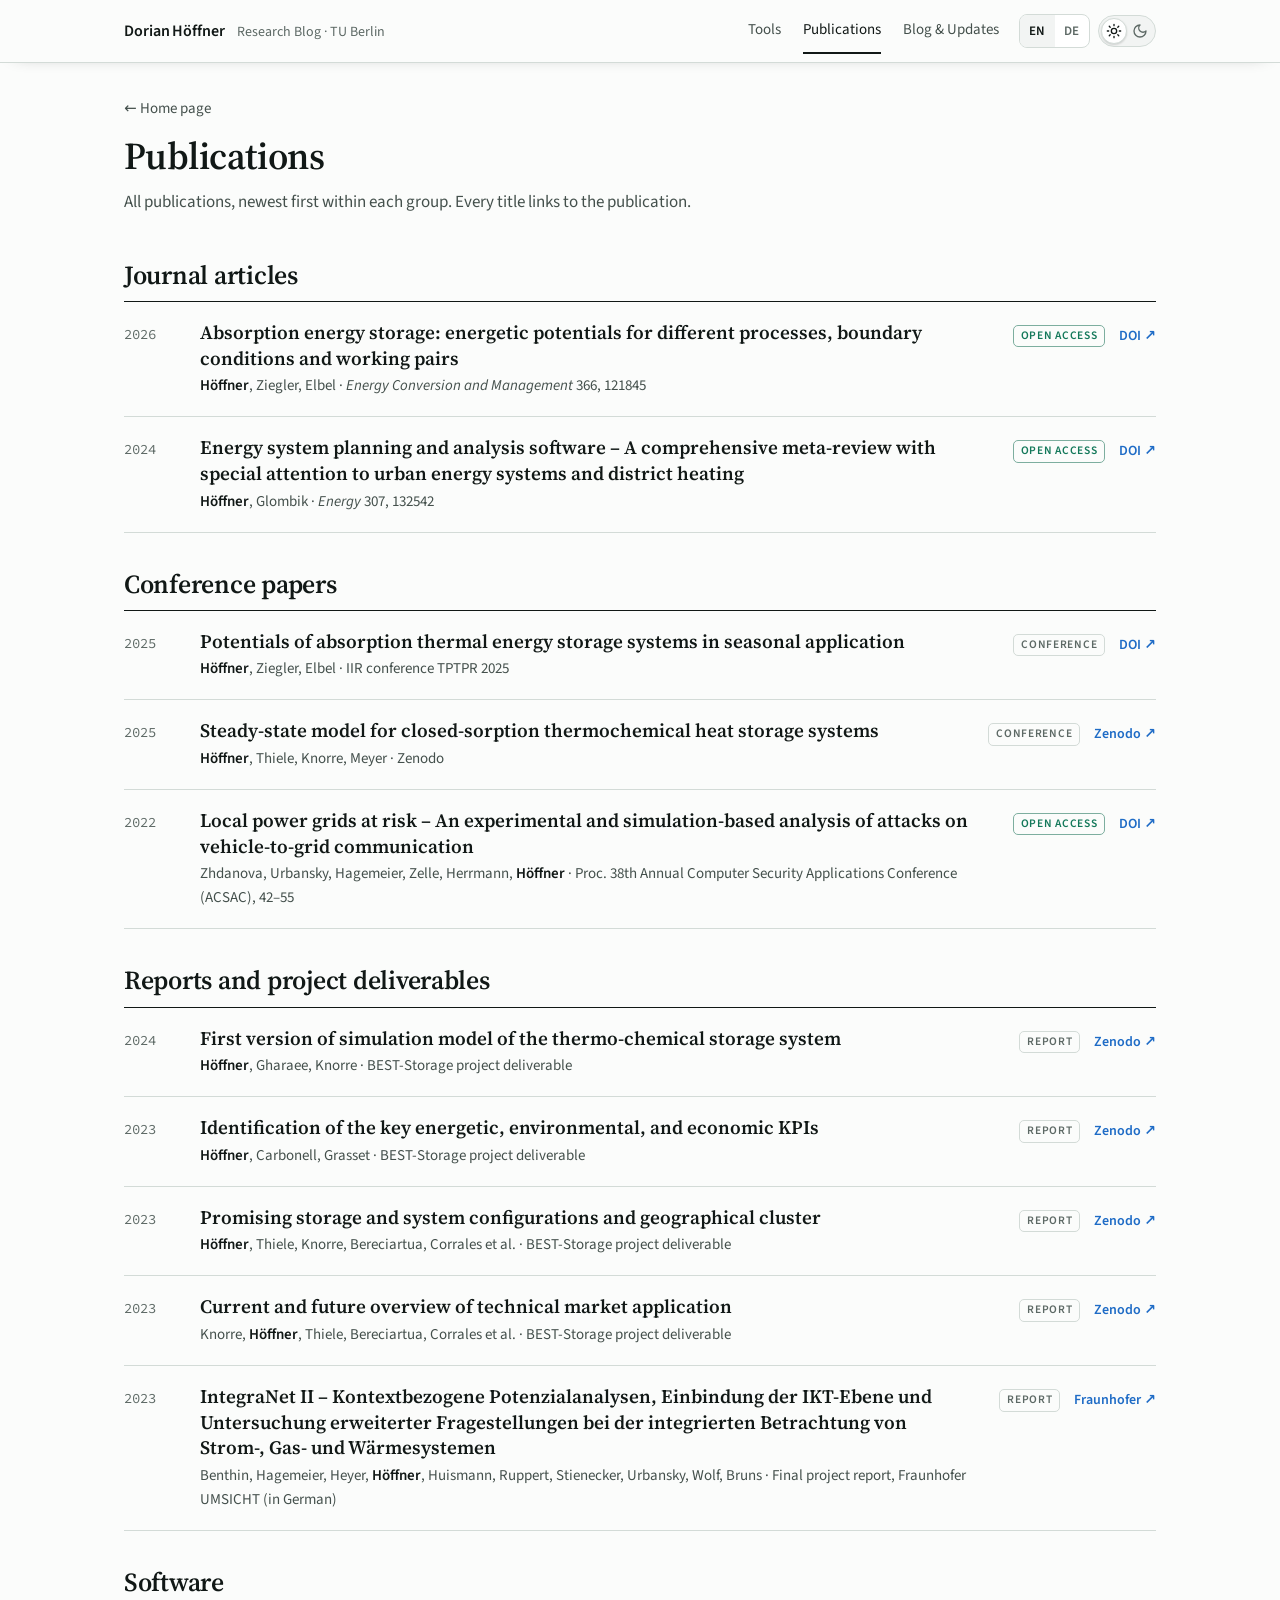
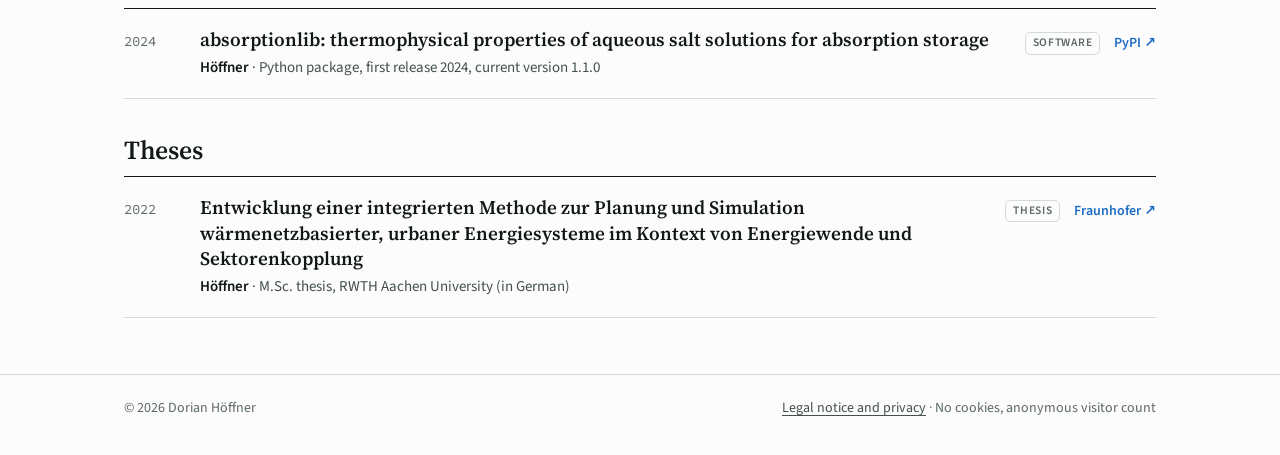
<file: publications/index.html>
<!doctype html>
<html lang="en" data-lang="en" data-title-en="Publications · Dorian Höffner" data-title-de="Publikationen · Dorian Höffner">
<head>
<meta charset="utf-8">
<meta name="viewport" content="width=device-width, initial-scale=1, viewport-fit=cover">
<title>Publications · Dorian Höffner</title>
<meta name="description" content="All publications by Dorian Höffner (TU Berlin) on absorption thermal batteries, thermochemical and seasonal heat storage, energy system planning software and vehicle-to-grid.">
<meta name="author" content="Dorian Höffner">
<link rel="canonical" href="https://dorianhoeffner.com/publications/">
<meta property="og:type" content="website">
<meta property="og:title" content="Publications · Dorian Höffner">
<meta property="og:url" content="https://dorianhoeffner.com/publications/">
<meta property="og:image" content="https://dorianhoeffner.com/og.png">
<meta name="theme-color" content="#fbfcfb">
<link rel="icon" href="../favicon.svg" type="image/svg+xml">
<link rel="stylesheet" href="../fonts.css">
<link rel="stylesheet" href="../site.css">
<script>
(function () {
  var d = document.documentElement, lang = 'en', theme = null;
  try { lang = localStorage.getItem('dh-lang') || ''; theme = localStorage.getItem('dh-theme'); } catch (e) {}
  if (lang !== 'de' && lang !== 'en') lang = /^de\b/i.test(navigator.language || '') ? 'de' : 'en';
  d.setAttribute('data-lang', lang); d.lang = lang;
  if (theme === 'light' || theme === 'dark') d.setAttribute('data-theme', theme);
})();
</script>
<script src="../site.js" defer></script>
<script src="/count.js" defer></script>
</head>
<body>
<a class="skip" href="#main"><span data-l="en">Skip to content</span><span data-l="de">Zum Inhalt</span></a>

<header class="site-header is-compact" data-compact>
  <div class="wrap">
    <a class="ident" href="../">
      <span class="avatar" aria-hidden="true"></span>
      <span class="ident-text">
        <span class="ident-name">Dorian Höffner</span>
        <span class="ident-sub"><span data-l="en">Research Blog</span><span data-l="de">Forschungsblog</span>&nbsp;· TU Berlin</span>
      </span>
    </a>
    <nav class="nav" id="nav" aria-label="Main">
      <a href="../#tools"><span data-l="en">Tools</span><span data-l="de">Tools</span></a>
      <a href="./" aria-current="page"><span data-l="en">Publications</span><span data-l="de">Publikationen</span></a>
      <a href="../notes/"><span data-l="en">Blog &amp; Updates</span><span data-l="de">Blog &amp; Updates</span></a>
      <div class="nav-controls">
        <div class="seg" role="group" aria-label="Language / Sprache">
          <button type="button" data-set-lang="en" aria-pressed="true">EN</button>
          <button type="button" data-set-lang="de" aria-pressed="false">DE</button>
        </div>
      </div>
    </nav>
    <div class="controls">
      <div class="seg" role="group" aria-label="Language / Sprache">
        <button type="button" data-set-lang="en" aria-pressed="true">EN</button>
        <button type="button" data-set-lang="de" aria-pressed="false">DE</button>
      </div>
      <button type="button" class="theme-switch" role="switch" aria-checked="false" aria-label="Dark mode / Dunkelmodus" title="Dark mode / Dunkelmodus">
        <svg class="ts-sun" viewBox="0 0 24 24" fill="none" stroke="currentColor" stroke-width="2" stroke-linecap="round" aria-hidden="true"><circle cx="12" cy="12" r="4"/><path d="M12 2v2M12 20v2M4.9 4.9l1.4 1.4M17.7 17.7l1.4 1.4M2 12h2M20 12h2M4.9 19.1l1.4-1.4M17.7 6.3l1.4-1.4"/></svg>
        <svg class="ts-moon" viewBox="0 0 24 24" fill="none" stroke="currentColor" stroke-width="2" stroke-linecap="round" stroke-linejoin="round" aria-hidden="true"><path d="M12 3a6 6 0 0 0 9 9 9 9 0 1 1-9-9z"/></svg>
        <span class="ts-thumb" aria-hidden="true"></span>
      </button>
      <button type="button" class="iconbtn menu-btn" id="menuBtn" aria-label="Menu" aria-expanded="false" aria-controls="nav">
        <svg viewBox="0 0 24 24" fill="none" stroke="currentColor" stroke-width="1.8" stroke-linecap="round" aria-hidden="true"><path d="M4 7h16M4 12h16M4 17h16"/></svg>
      </button>
    </div>
  </div>
</header>

<main id="main">
  <div class="wrap page-head">
    <a class="back" href="../">← <span data-l="en">Home page</span><span data-l="de">Startseite</span></a>
    <h1><span data-l="en">Publications</span><span data-l="de">Publikationen</span></h1>
    <p data-l="en">All publications, newest first within each group. Every title links to the publication.</p>
    <p data-l="de">Alle Publikationen, innerhalb jeder Gruppe die neuesten zuerst. Jeder Titel führt zur Publikation.</p>
    <!-- Add later: <p>Also on <a href="https://orcid.org/…">ORCID</a> and <a href="https://scholar.google.com/…">Google Scholar</a>.</p> -->
  </div>

  <!-- Each group is one <section class="block pub-group">. Copy a <li class="pub"> block per entry, newest first.
       Every title and the link on the right point to the publication (DOI, Zenodo, PyPI, ...).
       Badges: <span class="badge oa">Open access</span>, or a plain <span class="badge">…</span> for the type.
       A group for talks and posters is prepared at the end of the file (commented out). -->

  <section class="block pub-group" aria-labelledby="h-journal">
    <div class="wrap">
      <div class="sec-head"><h2 id="h-journal"><span data-l="en">Journal articles</span><span data-l="de">Zeitschriftenartikel</span></h2></div>
      <ol class="pubs">
        <li class="pub">
          <span class="yr">2026</span>
          <div>
            <p class="t"><a href="https://doi.org/10.1016/j.enconman.2026.121845" rel="noopener">Absorption energy storage: energetic potentials for different processes, boundary conditions and working pairs</a></p>
            <p class="meta"><b>Höffner</b>, Ziegler, Elbel · <i>Energy Conversion and Management</i> 366, 121845</p>
          </div>
          <div class="side"><span class="badge oa">Open access</span><a href="https://doi.org/10.1016/j.enconman.2026.121845" rel="noopener">DOI ↗</a></div>
        </li>
        <li class="pub">
          <span class="yr">2024</span>
          <div>
            <p class="t"><a href="https://doi.org/10.1016/j.energy.2024.132542" rel="noopener">Energy system planning and analysis software – A comprehensive meta-review with special attention to urban energy systems and district heating</a></p>
            <p class="meta"><b>Höffner</b>, Glombik · <i>Energy</i> 307, 132542</p>
          </div>
          <div class="side"><span class="badge oa">Open access</span><a href="https://doi.org/10.1016/j.energy.2024.132542" rel="noopener">DOI ↗</a></div>
        </li>
      </ol>
    </div>
  </section>
  <section class="block pub-group" aria-labelledby="h-conf">
    <div class="wrap">
      <div class="sec-head"><h2 id="h-conf"><span data-l="en">Conference papers</span><span data-l="de">Konferenzbeiträge</span></h2></div>
      <ol class="pubs">
        <li class="pub">
          <span class="yr">2025</span>
          <div>
            <p class="t"><a href="https://doi.org/10.18462/iir.tptpr2025.1130" rel="noopener">Potentials of absorption thermal energy storage systems in seasonal application</a></p>
            <p class="meta"><b>Höffner</b>, Ziegler, Elbel · <span data-l="en">IIR conference</span><span data-l="de">IIR-Konferenz</span> TPTPR 2025</p>
          </div>
          <div class="side"><span class="badge"><span data-l="en">Conference</span><span data-l="de">Konferenz</span></span><a href="https://doi.org/10.18462/iir.tptpr2025.1130" rel="noopener">DOI ↗</a></div>
        </li>
        <li class="pub">
          <span class="yr">2025</span>
          <div>
            <p class="t"><a href="https://doi.org/10.5281/zenodo.17310538" rel="noopener">Steady-state model for closed-sorption thermochemical heat storage systems</a></p>
            <p class="meta"><b>Höffner</b>, Thiele, Knorre, Meyer · Zenodo</p>
          </div>
          <div class="side"><span class="badge"><span data-l="en">Conference</span><span data-l="de">Konferenz</span></span><a href="https://doi.org/10.5281/zenodo.17310538" rel="noopener">Zenodo ↗</a></div>
        </li>
        <li class="pub">
          <span class="yr">2022</span>
          <div>
            <p class="t"><a href="https://doi.org/10.1145/3564625.3568136" rel="noopener">Local power grids at risk – An experimental and simulation-based analysis of attacks on vehicle-to-grid communication</a></p>
            <p class="meta">Zhdanova, Urbansky, Hagemeier, Zelle, Herrmann, <b>Höffner</b> · <span data-l="en">Proc. 38th Annual Computer Security Applications Conference (ACSAC)</span><span data-l="de">Tagungsband 38th Annual Computer Security Applications Conference (ACSAC)</span>, 42–55</p>
          </div>
          <div class="side"><span class="badge oa">Open access</span><a href="https://doi.org/10.1145/3564625.3568136" rel="noopener">DOI ↗</a></div>
        </li>
      </ol>
    </div>
  </section>
  <section class="block pub-group" aria-labelledby="h-reports">
    <div class="wrap">
      <div class="sec-head"><h2 id="h-reports"><span data-l="en">Reports and project deliverables</span><span data-l="de">Berichte und Projektberichte</span></h2></div>
      <ol class="pubs">
        <li class="pub">
          <span class="yr">2024</span>
          <div>
            <p class="t"><a href="https://doi.org/10.5281/zenodo.17276813" rel="noopener">First version of simulation model of the thermo-chemical storage system</a></p>
            <p class="meta"><b>Höffner</b>, Gharaee, Knorre · <span data-l="en">BEST-Storage project deliverable</span><span data-l="de">Projektbericht BEST-Storage</span></p>
          </div>
          <div class="side"><span class="badge"><span data-l="en">Report</span><span data-l="de">Bericht</span></span><a href="https://doi.org/10.5281/zenodo.17276813" rel="noopener">Zenodo ↗</a></div>
        </li>
        <li class="pub">
          <span class="yr">2023</span>
          <div>
            <p class="t"><a href="https://doi.org/10.5281/zenodo.11443093" rel="noopener">Identification of the key energetic, environmental, and economic KPIs</a></p>
            <p class="meta"><b>Höffner</b>, Carbonell, Grasset · <span data-l="en">BEST-Storage project deliverable</span><span data-l="de">Projektbericht BEST-Storage</span></p>
          </div>
          <div class="side"><span class="badge"><span data-l="en">Report</span><span data-l="de">Bericht</span></span><a href="https://doi.org/10.5281/zenodo.11443093" rel="noopener">Zenodo ↗</a></div>
        </li>
        <li class="pub">
          <span class="yr">2023</span>
          <div>
            <p class="t"><a href="https://doi.org/10.5281/zenodo.11442891" rel="noopener">Promising storage and system configurations and geographical cluster</a></p>
            <p class="meta"><b>Höffner</b>, Thiele, Knorre, Bereciartua, Corrales et al. · <span data-l="en">BEST-Storage project deliverable</span><span data-l="de">Projektbericht BEST-Storage</span></p>
          </div>
          <div class="side"><span class="badge"><span data-l="en">Report</span><span data-l="de">Bericht</span></span><a href="https://doi.org/10.5281/zenodo.11442891" rel="noopener">Zenodo ↗</a></div>
        </li>
        <li class="pub">
          <span class="yr">2023</span>
          <div>
            <p class="t"><a href="https://doi.org/10.5281/zenodo.11394681" rel="noopener">Current and future overview of technical market application</a></p>
            <p class="meta">Knorre, <b>Höffner</b>, Thiele, Bereciartua, Corrales et al. · <span data-l="en">BEST-Storage project deliverable</span><span data-l="de">Projektbericht BEST-Storage</span></p>
          </div>
          <div class="side"><span class="badge"><span data-l="en">Report</span><span data-l="de">Bericht</span></span><a href="https://doi.org/10.5281/zenodo.11394681" rel="noopener">Zenodo ↗</a></div>
        </li>
        <li class="pub">
          <span class="yr">2023</span>
          <div>
            <p class="t"><a href="https://doi.org/10.24406/publica-2606" rel="noopener">IntegraNet II – Kontextbezogene Potenzialanalysen, Einbindung der IKT-Ebene und Untersuchung erweiterter Fragestellungen bei der integrierten Betrachtung von Strom-, Gas- und Wärmesystemen</a></p>
            <p class="meta">Benthin, Hagemeier, Heyer, <b>Höffner</b>, Huismann, Ruppert, Stienecker, Urbansky, Wolf, Bruns · <span data-l="en">Final project report, Fraunhofer UMSICHT (in German)</span><span data-l="de">Abschlussbericht, Fraunhofer UMSICHT</span></p>
          </div>
          <div class="side"><span class="badge"><span data-l="en">Report</span><span data-l="de">Bericht</span></span><a href="https://doi.org/10.24406/publica-2606" rel="noopener">Fraunhofer ↗</a></div>
        </li>
      </ol>
    </div>
  </section>
  <section class="block pub-group" aria-labelledby="h-data">
    <div class="wrap">
      <div class="sec-head"><h2 id="h-data"><span data-l="en">Software</span><span data-l="de">Software</span></h2></div>
      <ol class="pubs">
        <li class="pub">
          <span class="yr">2024</span>
          <div>
            <p class="t"><a href="https://pypi.org/project/absorptionlib/" rel="noopener">absorptionlib: thermophysical properties of aqueous salt solutions for absorption storage</a></p>
            <p class="meta"><b>Höffner</b> · <span data-l="en">Python package, first release 2024, current version 1.1.0</span><span data-l="de">Python-Paket, erste Version 2024, aktuell 1.1.0</span></p>
          </div>
          <div class="side"><span class="badge"><span data-l="en">Software</span><span data-l="de">Software</span></span><a href="https://pypi.org/project/absorptionlib/" rel="noopener">PyPI ↗</a></div>
        </li>
      </ol>
    </div>
  </section>
  <section class="block pub-group" aria-labelledby="h-theses">
    <div class="wrap">
      <div class="sec-head"><h2 id="h-theses"><span data-l="en">Theses</span><span data-l="de">Abschlussarbeiten</span></h2></div>
      <ol class="pubs">
        <li class="pub">
          <span class="yr">2022</span>
          <div>
            <p class="t"><a href="https://doi.org/10.24406/publica-498" rel="noopener">Entwicklung einer integrierten Methode zur Planung und Simulation wärmenetzbasierter, urbaner Energiesysteme im Kontext von Energiewende und Sektorenkopplung</a></p>
            <p class="meta"><b>Höffner</b> · <span data-l="en">M.Sc. thesis, RWTH Aachen University (in German)</span><span data-l="de">Masterarbeit, RWTH Aachen</span></p>
          </div>
          <div class="side"><span class="badge"><span data-l="en">Thesis</span><span data-l="de">Abschlussarbeit</span></span><a href="https://doi.org/10.24406/publica-498" rel="noopener">Fraunhofer ↗</a></div>
        </li>
      </ol>
    </div>
  </section>

  <!-- Prepared group, uncomment when needed:

  <section class="block pub-group" aria-labelledby="h-talks">
    <div class="wrap">
      <div class="sec-head"><h2 id="h-talks"><span data-l="en">Talks and posters</span><span data-l="de">Vorträge und Poster</span></h2></div>
      <ol class="pubs">
        <li class="pub">
          <span class="yr">20XX</span>
          <div>
            <p class="t"><a href="slides.pdf">Title of the talk</a></p>
            <p class="meta"><b>Höffner</b> · Conference, City</p>
          </div>
          <div class="side"><span class="badge"><span data-l="en">Talk</span><span data-l="de">Vortrag</span></span><a href="slides.pdf">Slides ↗</a></div>
        </li>
      </ol>
    </div>
  </section>
  -->
</main>

<footer>
  <div class="wrap">
    <span>© 2026 Dorian Höffner</span>
    <span><a href="../legal.html"><span data-l="en">Legal notice and privacy</span><span data-l="de">Impressum und Datenschutz</span></a> · <span data-l="en">No cookies, anonymous visitor count</span><span data-l="de">Keine Cookies, anonyme Besucherzählung</span></span>
  </div>
</footer>
</body>
</html>
</file>
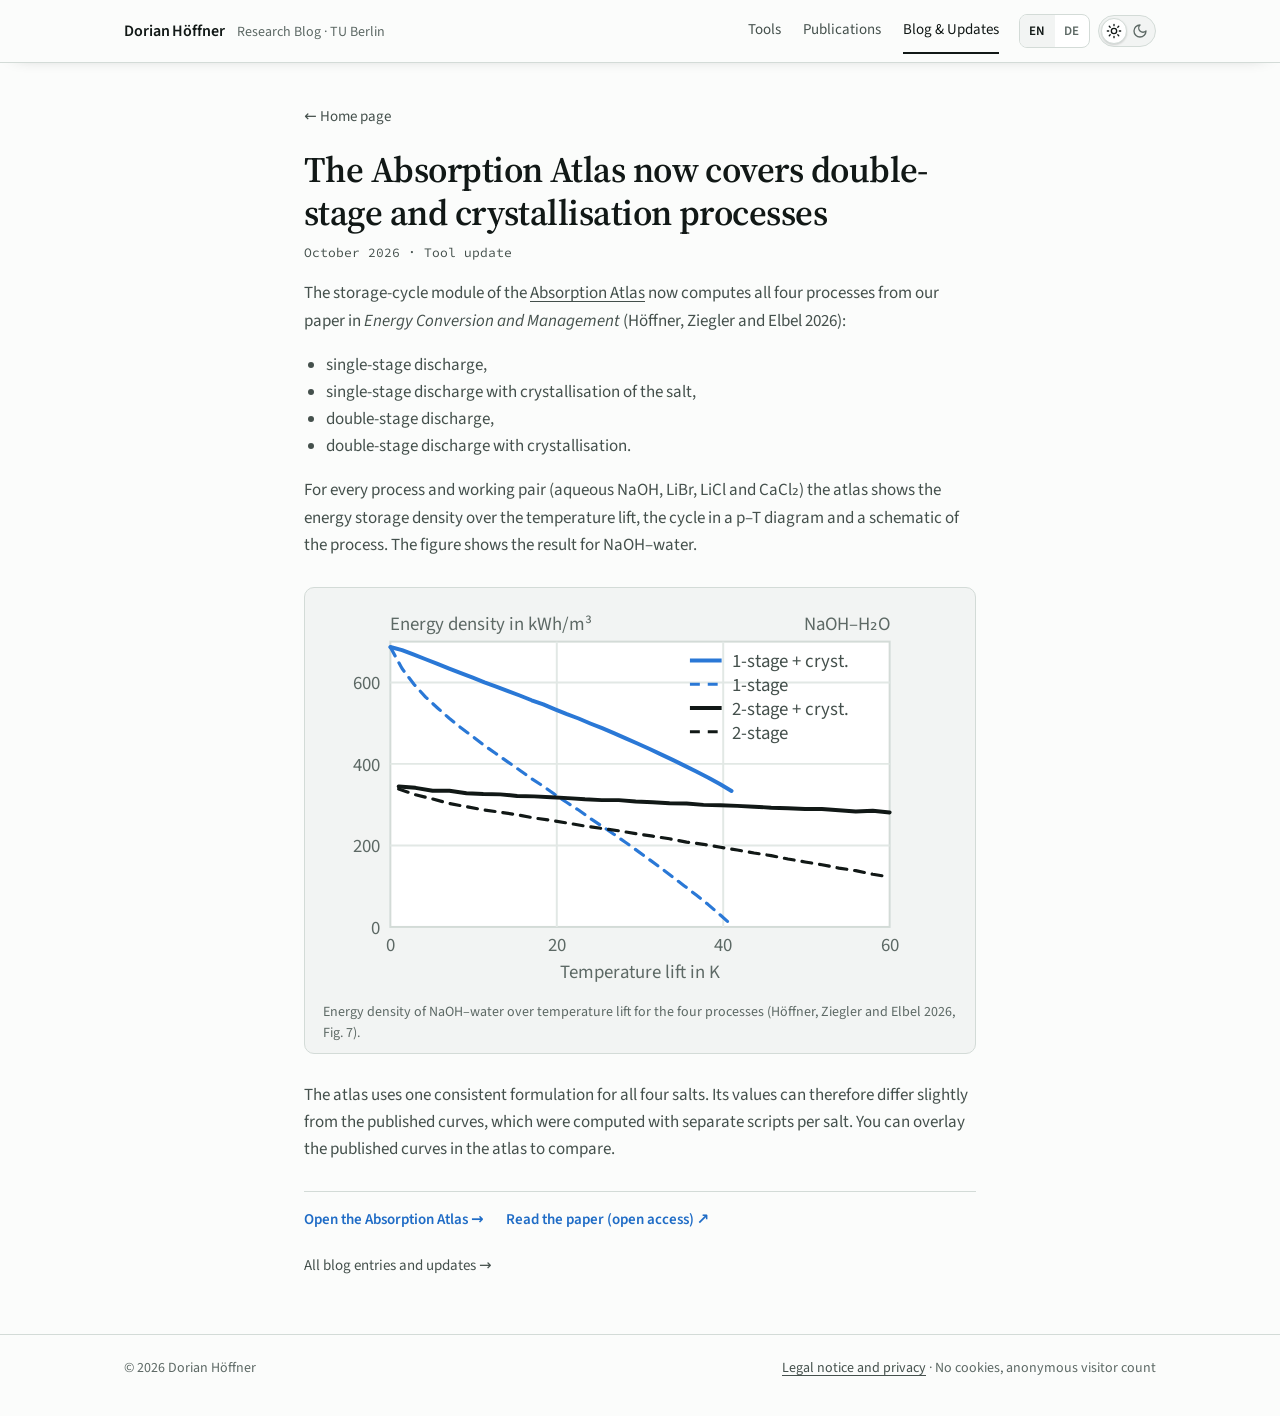
<file: notes/2026-10-absorption-atlas-processes/index.html>
<!doctype html>
<html lang="en" data-lang="en" data-title-en="The Absorption Atlas now covers double-stage and crystallisation processes · Dorian Höffner" data-title-de="Der Absorption Atlas rechnet jetzt auch zweistufige Prozesse und Kristallisation · Dorian Höffner">
<head>
<meta charset="utf-8">
<meta name="viewport" content="width=device-width, initial-scale=1, viewport-fit=cover">
<title>The Absorption Atlas now covers double-stage and crystallisation processes · Dorian Höffner</title>
<meta name="description" content="The storage-cycle module of the Absorption Atlas now computes single- and double-stage absorption storage processes, each with and without crystallisation.">
<meta name="author" content="Dorian Höffner">
<link rel="canonical" href="https://dorianhoeffner.com/notes/2026-10-absorption-atlas-processes/">
<meta property="og:type" content="article">
<meta property="og:title" content="The Absorption Atlas now covers double-stage and crystallisation processes">
<meta property="og:url" content="https://dorianhoeffner.com/notes/2026-10-absorption-atlas-processes/">
<meta property="og:image" content="https://dorianhoeffner.com/og.png">
<meta property="article:published_time" content="2026-10-10">
<meta name="theme-color" content="#fbfcfb">
<link rel="icon" href="../../favicon.svg" type="image/svg+xml">
<link rel="stylesheet" href="../../fonts.css">
<link rel="stylesheet" href="../../site.css">
<script>
(function () {
  var d = document.documentElement, lang = 'en', theme = null;
  try { lang = localStorage.getItem('dh-lang') || ''; theme = localStorage.getItem('dh-theme'); } catch (e) {}
  if (lang !== 'de' && lang !== 'en') lang = /^de\b/i.test(navigator.language || '') ? 'de' : 'en';
  d.setAttribute('data-lang', lang); d.lang = lang;
  if (theme === 'light' || theme === 'dark') d.setAttribute('data-theme', theme);
})();
</script>
<script src="../../site.js" defer></script>
<script src="/count.js" defer></script>
</head>
<body>
<a class="skip" href="#main"><span data-l="en">Skip to content</span><span data-l="de">Zum Inhalt</span></a>

<header class="site-header is-compact" data-compact>
  <div class="wrap">
    <a class="ident" href="../../">
      <span class="avatar" aria-hidden="true"></span>
      <span class="ident-text">
        <span class="ident-name">Dorian Höffner</span>
        <span class="ident-sub"><span data-l="en">Research Blog</span><span data-l="de">Forschungsblog</span>&nbsp;· TU Berlin</span>
      </span>
    </a>
    <nav class="nav" id="nav" aria-label="Main">
      <a href="../../#tools"><span data-l="en">Tools</span><span data-l="de">Tools</span></a>
      <a href="../../publications/"><span data-l="en">Publications</span><span data-l="de">Publikationen</span></a>
      <a href="../" aria-current="true"><span data-l="en">Blog &amp; Updates</span><span data-l="de">Blog &amp; Updates</span></a>
      <div class="nav-controls">
        <div class="seg" role="group" aria-label="Language / Sprache">
          <button type="button" data-set-lang="en" aria-pressed="true">EN</button>
          <button type="button" data-set-lang="de" aria-pressed="false">DE</button>
        </div>
      </div>
    </nav>
    <div class="controls">
      <div class="seg" role="group" aria-label="Language / Sprache">
        <button type="button" data-set-lang="en" aria-pressed="true">EN</button>
        <button type="button" data-set-lang="de" aria-pressed="false">DE</button>
      </div>
      <button type="button" class="theme-switch" role="switch" aria-checked="false" aria-label="Dark mode / Dunkelmodus" title="Dark mode / Dunkelmodus">
        <svg class="ts-sun" viewBox="0 0 24 24" fill="none" stroke="currentColor" stroke-width="2" stroke-linecap="round" aria-hidden="true"><circle cx="12" cy="12" r="4"/><path d="M12 2v2M12 20v2M4.9 4.9l1.4 1.4M17.7 17.7l1.4 1.4M2 12h2M20 12h2M4.9 19.1l1.4-1.4M17.7 6.3l1.4-1.4"/></svg>
        <svg class="ts-moon" viewBox="0 0 24 24" fill="none" stroke="currentColor" stroke-width="2" stroke-linecap="round" stroke-linejoin="round" aria-hidden="true"><path d="M12 3a6 6 0 0 0 9 9 9 9 0 1 1-9-9z"/></svg>
        <span class="ts-thumb" aria-hidden="true"></span>
      </button>
      <button type="button" class="iconbtn menu-btn" id="menuBtn" aria-label="Menu" aria-expanded="false" aria-controls="nav">
        <svg viewBox="0 0 24 24" fill="none" stroke="currentColor" stroke-width="1.8" stroke-linecap="round" aria-hidden="true"><path d="M4 7h16M4 12h16M4 17h16"/></svg>
      </button>
    </div>
  </div>
</header>

<main id="main">
  <article class="wrap article">
    <a class="back" href="../../">← <span data-l="en">Home page</span><span data-l="de">Startseite</span></a>
    <h1><span data-l="en">The Absorption Atlas now covers double-stage and crystallisation processes</span><span data-l="de">Der Absorption Atlas rechnet jetzt auch zweistufige Prozesse und Kristallisation</span></h1>
    <p class="note-meta"><time datetime="2026-10"><span data-l="en">October 2026</span><span data-l="de">Oktober 2026</span></time> · <span data-l="en">Tool update</span><span data-l="de">Tool-Update</span></p>

    <div data-l="en">
      <p>The storage-cycle module of the <a href="/absorptionlib/">Absorption Atlas</a> now computes all four processes from our paper in <i>Energy Conversion and Management</i> (Höffner, Ziegler and Elbel 2026):</p>
      <ul>
        <li>single-stage discharge,</li>
        <li>single-stage discharge with crystallisation of the salt,</li>
        <li>double-stage discharge,</li>
        <li>double-stage discharge with crystallisation.</li>
      </ul>
      <p>For every process and working pair (aqueous NaOH, LiBr, LiCl and CaCl₂) the atlas shows the energy storage density over the temperature lift, the cycle in a p–T diagram and a schematic of the process. The figure shows the result for NaOH–water.</p>
    </div>
    <div data-l="de">
      <p>Das Speicherzyklus-Modul des <a href="/absorptionlib/">Absorption Atlas</a> rechnet jetzt alle vier Prozesse aus unserem Artikel in <i>Energy Conversion and Management</i> (Höffner, Ziegler und Elbel 2026):</p>
      <ul>
        <li>einstufige Entladung,</li>
        <li>einstufige Entladung mit Kristallisation des Salzes,</li>
        <li>zweistufige Entladung,</li>
        <li>zweistufige Entladung mit Kristallisation.</li>
      </ul>
      <p>Für jeden Prozess und jedes Arbeitsstoffpaar (wässrige NaOH-, LiBr-, LiCl- und CaCl₂-Lösung) zeigt der Atlas die Energiespeicherdichte über dem Temperaturhub, den Zyklus im p–T-Diagramm und ein Schema des Prozesses. Die Abbildung zeigt das Ergebnis für NaOH–Wasser.</p>
    </div>

    <figure class="plot">
<svg viewBox="0 0 320 200" role="img" aria-label="Energy storage density of NaOH–water over temperature lift for four storage processes">
<rect x="34" y="20" width="252" height="144" class="frame"/>
<g class="grid"><line x1="118" y1="20" x2="118" y2="164"/><line x1="202" y1="20" x2="202" y2="164"/><line x1="34" y1="122.9" x2="286" y2="122.9"/><line x1="34" y1="81.7" x2="286" y2="81.7"/><line x1="34" y1="40.6" x2="286" y2="40.6"/></g>
<text class="ax" x="34" y="176" text-anchor="middle">0</text><text class="ax" x="118" y="176" text-anchor="middle">20</text><text class="ax" x="202" y="176" text-anchor="middle">40</text><text class="ax" x="286" y="176" text-anchor="middle">60</text>
<text class="ax" x="29" y="167.5" text-anchor="end">0</text><text class="ax" x="29" y="126.4" text-anchor="end">200</text><text class="ax" x="29" y="85.2" text-anchor="end">400</text><text class="ax" x="29" y="44.1" text-anchor="end">600</text>
<text class="ax" x="34" y="14"><tspan data-l="en">Energy density in kWh/m³</tspan><tspan data-l="de">Energiedichte in kWh/m³</tspan></text>
<text class="ax" x="160" y="190" text-anchor="middle"><tspan data-l="en">Temperature lift in K</tspan><tspan data-l="de">Temperaturhub in K</tspan></text>
<text class="ax" x="286" y="14" text-anchor="end">NaOH–H₂O</text>
<path class="s-naoh" d="M34.0,22.8 L39.9,33.6 L45.9,41.5 L51.8,48.0 L57.8,53.5 L63.7,58.7 L69.6,63.5 L75.6,67.9 L81.5,72.5 L87.4,76.6 L93.4,80.8 L99.3,84.9 L105.3,89.2 L111.2,93.0 L117.1,97.2 L123.1,101.2 L129.0,105.0 L134.9,109.2 L140.9,113.2 L146.8,117.2 L152.8,121.4 L158.7,125.6 L164.6,129.9 L170.6,134.3 L176.5,138.8 L182.4,143.3 L188.4,147.9 L194.3,152.6 L200.3,157.8 L206.2,163.0" fill="none" stroke-width="1.6" stroke-dasharray="5 4" stroke-linecap="round" stroke-linejoin="round"/>
<path class="s-ink" d="M38.2,94.4 L46.7,97.3 L55.3,99.4 L63.8,101.7 L72.4,103.3 L80.9,104.9 L89.5,106.1 L98.0,107.4 L106.6,109.0 L115.1,110.2 L123.6,111.6 L132.2,113.1 L140.7,114.3 L149.3,115.5 L157.8,116.9 L166.4,118.2 L174.9,119.5 L183.5,121.2 L192.0,122.3 L200.6,123.8 L209.1,125.2 L217.6,126.7 L226.2,128.0 L234.7,129.7 L243.3,131.2 L251.8,132.6 L260.4,134.3 L268.9,135.6 L277.5,137.4 L286.0,138.8" fill="none" stroke-width="1.6" stroke-dasharray="5 4" stroke-linecap="round" stroke-linejoin="round"/>
<path class="s-naoh" d="M34.0,22.7 L39.9,24.3 L45.9,26.6 L51.8,28.9 L57.8,31.2 L63.7,33.6 L69.6,35.9 L75.6,38.2 L81.5,40.6 L87.4,42.7 L93.4,45.0 L99.3,47.2 L105.3,49.6 L111.2,51.7 L117.1,54.2 L123.1,56.6 L129.0,58.8 L134.9,61.3 L140.9,63.7 L146.8,66.2 L152.8,68.8 L158.7,71.4 L164.6,74.1 L170.6,76.9 L176.5,79.7 L182.4,82.6 L188.4,85.6 L194.3,88.6 L200.3,91.9 L206.2,95.4" fill="none" stroke-width="2" stroke-linecap="round" stroke-linejoin="round"/>
<path class="s-ink" d="M38.2,93.1 L46.7,93.8 L55.3,95.3 L63.8,95.3 L72.4,96.5 L80.9,96.9 L89.5,97.1 L98.0,97.9 L106.6,98.1 L115.1,98.6 L123.6,99.0 L132.2,99.6 L140.7,100.0 L149.3,100.0 L157.8,100.7 L166.4,101.1 L174.9,101.6 L183.5,101.7 L192.0,102.4 L200.6,102.6 L209.1,102.9 L217.6,103.3 L226.2,103.8 L234.7,104.1 L243.3,104.5 L251.8,104.5 L260.4,105.1 L268.9,105.7 L277.5,105.4 L286.0,106.2" fill="none" stroke-width="2" stroke-linecap="round" stroke-linejoin="round"/>
<line class="s-naoh" x1="185.2" y1="29.5" x2="201.2" y2="29.5" stroke-width="2"/><text class="leg" x="206.2" y="33"><tspan data-l="en">1-stage + cryst.</tspan><tspan data-l="de">1-stufig + Krist.</tspan></text>
<line class="s-naoh" x1="185.2" y1="41.5" x2="201.2" y2="41.5" stroke-width="1.6" stroke-dasharray="5 4"/><text class="leg" x="206.2" y="45"><tspan data-l="en">1-stage</tspan><tspan data-l="de">1-stufig</tspan></text>
<line class="s-ink" x1="185.2" y1="53.5" x2="201.2" y2="53.5" stroke-width="2"/><text class="leg" x="206.2" y="57"><tspan data-l="en">2-stage + cryst.</tspan><tspan data-l="de">2-stufig + Krist.</tspan></text>
<line class="s-ink" x1="185.2" y1="65.5" x2="201.2" y2="65.5" stroke-width="1.6" stroke-dasharray="5 4"/><text class="leg" x="206.2" y="69"><tspan data-l="en">2-stage</tspan><tspan data-l="de">2-stufig</tspan></text>
</svg>
      <figcaption><span data-l="en">Energy density of NaOH–water over temperature lift for the four processes (Höffner, Ziegler and Elbel 2026, Fig. 7).</span><span data-l="de">Energiedichte von NaOH–Wasser über dem Temperaturhub für die vier Prozesse (Höffner, Ziegler und Elbel 2026, Abb. 7).</span></figcaption>
    </figure>

    <p data-l="en">The atlas uses one consistent formulation for all four salts. Its values can therefore differ slightly from the published curves, which were computed with separate scripts per salt. You can overlay the published curves in the atlas to compare.</p>
    <p data-l="de">Der Atlas verwendet für alle vier Salze dieselbe Formulierung. Seine Werte können daher leicht von den veröffentlichten Kurven abweichen, die mit getrennten Skripten je Salz berechnet wurden. Die veröffentlichten Kurven lassen sich im Atlas zum Vergleich einblenden.</p>

    <p class="links">
      <a class="more" href="/absorptionlib/"><span data-l="en">Open the Absorption Atlas</span><span data-l="de">Absorption Atlas öffnen</span> →</a>
      <a class="more" href="https://doi.org/10.1016/j.enconman.2026.121845" rel="noopener"><span data-l="en">Read the paper (open access)</span><span data-l="de">Zum Artikel (Open Access)</span> ↗</a>
    </p>
    <p class="all"><a href="../"><span data-l="en">All blog entries and updates</span><span data-l="de">Alle Blog-Einträge und Updates</span> →</a></p>
  </article>
</main>

<footer>
  <div class="wrap">
    <span>© 2026 Dorian Höffner</span>
    <span><a href="../../legal.html"><span data-l="en">Legal notice and privacy</span><span data-l="de">Impressum und Datenschutz</span></a> · <span data-l="en">No cookies, anonymous visitor count</span><span data-l="de">Keine Cookies, anonyme Besucherzählung</span></span>
  </div>
</footer>
</body>
</html>
</file>
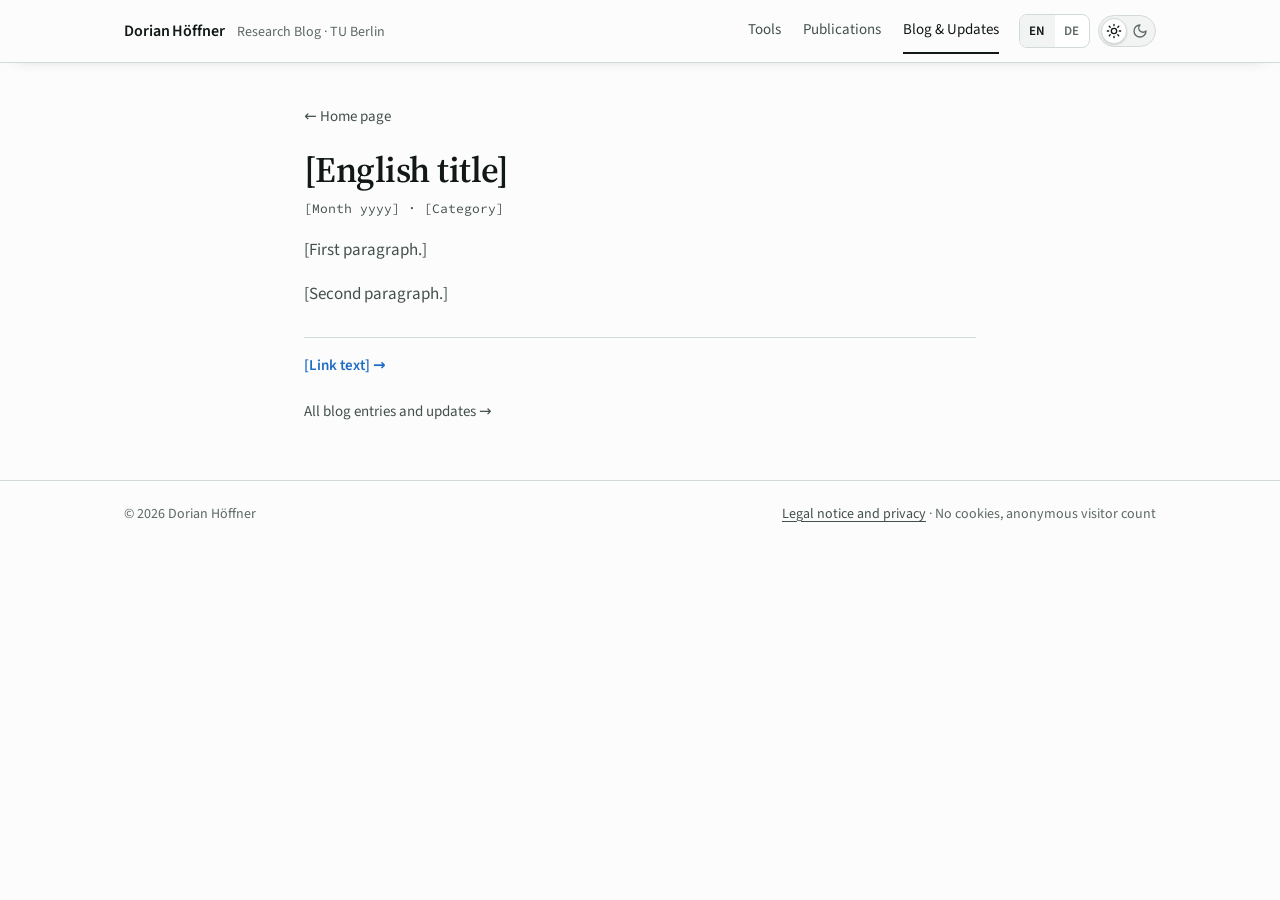
<file: notes/_template/index.html>
<!doctype html>
<html lang="en" data-lang="en" data-title-en="[English title] · Dorian Höffner" data-title-de="[Deutscher Titel] · Dorian Höffner">
<head>
<meta charset="utf-8">
<meta name="viewport" content="width=device-width, initial-scale=1, viewport-fit=cover">
<title>[English title] · Dorian Höffner</title>
<!-- TEMPLATE: delete the next line in your copy, so search engines index the note. -->
<meta name="robots" content="noindex">
<meta name="description" content="[One sentence, about 150 characters, what the note is about]">
<meta name="author" content="Dorian Höffner">
<link rel="canonical" href="https://dorianhoeffner.com/notes/[yyyy-mm-short-title]/">
<meta property="og:type" content="article">
<meta property="og:title" content="[English title]">
<meta property="og:url" content="https://dorianhoeffner.com/notes/[yyyy-mm-short-title]/">
<meta property="og:image" content="https://dorianhoeffner.com/og.png">
<meta property="article:published_time" content="[yyyy-mm-dd]">
<meta name="theme-color" content="#fbfcfb">
<link rel="icon" href="../../favicon.svg" type="image/svg+xml">
<link rel="stylesheet" href="../../fonts.css">
<link rel="stylesheet" href="../../site.css">
<script>
(function () {
  var d = document.documentElement, lang = 'en', theme = null;
  try { lang = localStorage.getItem('dh-lang') || ''; theme = localStorage.getItem('dh-theme'); } catch (e) {}
  if (lang !== 'de' && lang !== 'en') lang = /^de\b/i.test(navigator.language || '') ? 'de' : 'en';
  d.setAttribute('data-lang', lang); d.lang = lang;
  if (theme === 'light' || theme === 'dark') d.setAttribute('data-theme', theme);
})();
</script>
<script src="../../site.js" defer></script>
<script src="/count.js" defer></script>
</head>
<body>
<a class="skip" href="#main"><span data-l="en">Skip to content</span><span data-l="de">Zum Inhalt</span></a>

<header class="site-header is-compact" data-compact>
  <div class="wrap">
    <a class="ident" href="../../">
      <span class="avatar" aria-hidden="true"></span>
      <span class="ident-text">
        <span class="ident-name">Dorian Höffner</span>
        <span class="ident-sub"><span data-l="en">Research Blog</span><span data-l="de">Forschungsblog</span>&nbsp;· TU Berlin</span>
      </span>
    </a>
    <nav class="nav" id="nav" aria-label="Main">
      <a href="../../#tools"><span data-l="en">Tools</span><span data-l="de">Tools</span></a>
      <a href="../../publications/"><span data-l="en">Publications</span><span data-l="de">Publikationen</span></a>
      <a href="../" aria-current="true"><span data-l="en">Blog &amp; Updates</span><span data-l="de">Blog &amp; Updates</span></a>
      <div class="nav-controls">
        <div class="seg" role="group" aria-label="Language / Sprache">
          <button type="button" data-set-lang="en" aria-pressed="true">EN</button>
          <button type="button" data-set-lang="de" aria-pressed="false">DE</button>
        </div>
      </div>
    </nav>
    <div class="controls">
      <div class="seg" role="group" aria-label="Language / Sprache">
        <button type="button" data-set-lang="en" aria-pressed="true">EN</button>
        <button type="button" data-set-lang="de" aria-pressed="false">DE</button>
      </div>
      <button type="button" class="theme-switch" role="switch" aria-checked="false" aria-label="Dark mode / Dunkelmodus" title="Dark mode / Dunkelmodus">
        <svg class="ts-sun" viewBox="0 0 24 24" fill="none" stroke="currentColor" stroke-width="2" stroke-linecap="round" aria-hidden="true"><circle cx="12" cy="12" r="4"/><path d="M12 2v2M12 20v2M4.9 4.9l1.4 1.4M17.7 17.7l1.4 1.4M2 12h2M20 12h2M4.9 19.1l1.4-1.4M17.7 6.3l1.4-1.4"/></svg>
        <svg class="ts-moon" viewBox="0 0 24 24" fill="none" stroke="currentColor" stroke-width="2" stroke-linecap="round" stroke-linejoin="round" aria-hidden="true"><path d="M12 3a6 6 0 0 0 9 9 9 9 0 1 1-9-9z"/></svg>
        <span class="ts-thumb" aria-hidden="true"></span>
      </button>
      <button type="button" class="iconbtn menu-btn" id="menuBtn" aria-label="Menu" aria-expanded="false" aria-controls="nav">
        <svg viewBox="0 0 24 24" fill="none" stroke="currentColor" stroke-width="1.8" stroke-linecap="round" aria-hidden="true"><path d="M4 7h16M4 12h16M4 17h16"/></svg>
      </button>
    </div>
  </div>
</header>

<main id="main">
  <!-- How to write a note:
       1. Copy this folder to notes/<yyyy-mm-short-title>/ (lower case, hyphens) and edit index.html there.
       2. Replace every [placeholder] in <head> and below. Every text exists twice: data-l="en" and data-l="de".
       3. Optional figure: an inline SVG in <figure class="plot"> (see the Absorption Atlas note), or an image:
          <figure class="plot"><img src="figure.png" alt="…" style="width:100%;height:auto"><figcaption>…</figcaption></figure>
       4. Add a <article class="note-row"> entry to notes/index.html (Blog & Updates) and to that section of the home page,
          and the URL to sitemap.xml. -->
  <article class="wrap article">
    <a class="back" href="../../">← <span data-l="en">Home page</span><span data-l="de">Startseite</span></a>
    <h1><span data-l="en">[English title]</span><span data-l="de">[Deutscher Titel]</span></h1>
    <p class="note-meta"><time datetime="[yyyy-mm]"><span data-l="en">[Month yyyy]</span><span data-l="de">[Monat yyyy]</span></time> · <span data-l="en">[Category]</span><span data-l="de">[Kategorie]</span></p>

    <div data-l="en">
      <p>[First paragraph.]</p>
      <p>[Second paragraph.]</p>
    </div>
    <div data-l="de">
      <p>[Erster Absatz.]</p>
      <p>[Zweiter Absatz.]</p>
    </div>

    <p class="links">
      <a class="more" href="[link]"><span data-l="en">[Link text]</span><span data-l="de">[Linktext]</span> →</a>
    </p>
    <p class="all"><a href="../"><span data-l="en">All blog entries and updates</span><span data-l="de">Alle Blog-Einträge und Updates</span> →</a></p>
  </article>
</main>

<footer>
  <div class="wrap">
    <span>© 2026 Dorian Höffner</span>
    <span><a href="../../legal.html"><span data-l="en">Legal notice and privacy</span><span data-l="de">Impressum und Datenschutz</span></a> · <span data-l="en">No cookies, anonymous visitor count</span><span data-l="de">Keine Cookies, anonyme Besucherzählung</span></span>
  </div>
</footer>
</body>
</html>
</file>
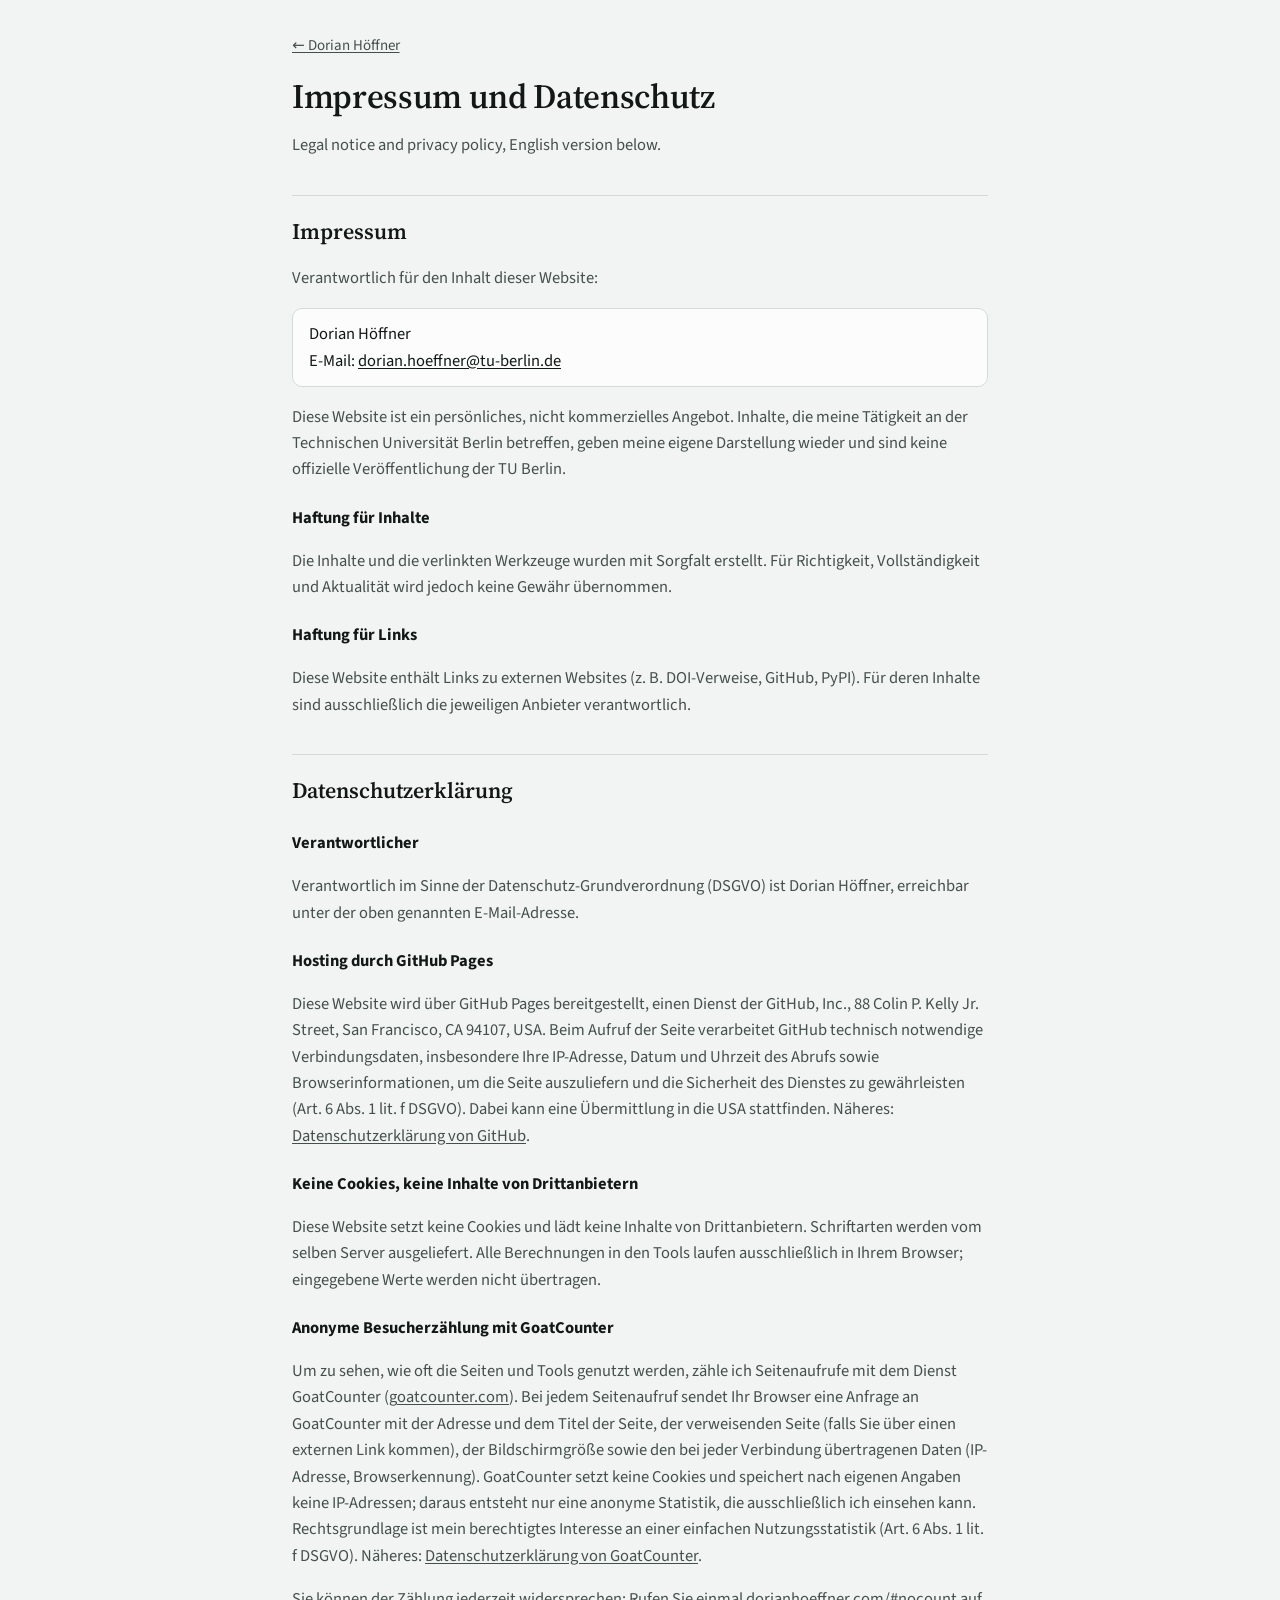
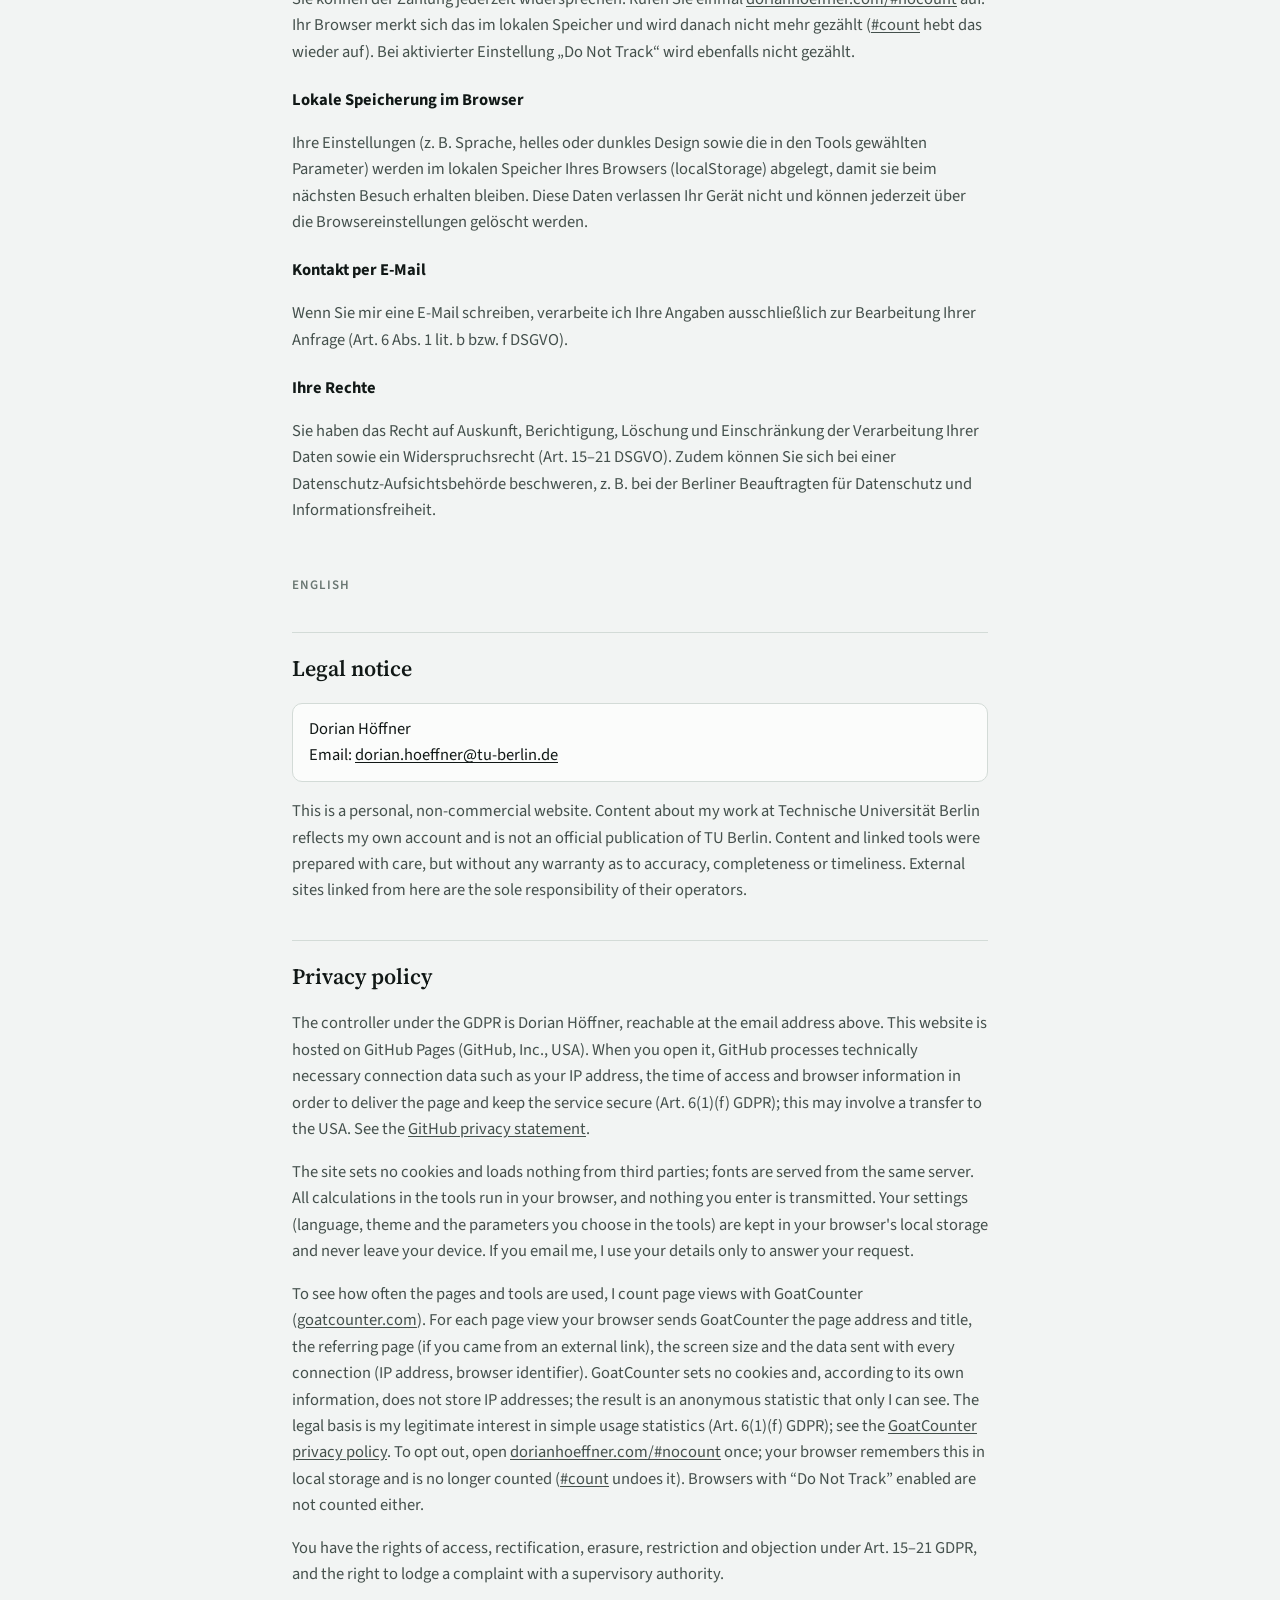
<file: legal.html>
<!doctype html>
<html lang="de">
<head>
<meta charset="utf-8">
<meta name="viewport" content="width=device-width, initial-scale=1">
<title>Impressum und Datenschutz · Dorian Höffner</title>
<meta name="robots" content="noindex">
<link rel="icon" href="favicon.svg" type="image/svg+xml">
<link rel="stylesheet" href="fonts.css">
<script src="/count.js" defer></script>
<script>
(function () { try { var t = localStorage.getItem('dh-theme'); if (t === 'light' || t === 'dark') document.documentElement.setAttribute('data-theme', t); } catch (e) {} })();
</script>
<style>
:root { --bg: #f2f4f3; --surface: #fbfcfb; --ink: #111816; --ink-2: #44504c; --muted: #6b7773; --rule: #d3dbd7;
  --font-serif: "Source Serif 4", Georgia, serif; --font-sans: "Source Sans 3", "Segoe UI", system-ui, sans-serif; color-scheme: light; }
:root[data-theme="dark"] { --bg: #0b0f0e; --surface: #141a19; --ink: #e8eeec; --ink-2: #b2bdb9; --muted: #84918d; --rule: #2a3431; color-scheme: dark; }
* { box-sizing: border-box; }
body { margin: 0; background: var(--bg); color: var(--ink); font-family: var(--font-sans); font-size: 16.5px; line-height: 1.6; -webkit-font-smoothing: antialiased; }
main { max-width: 760px; margin: 0 auto; padding: 32px 16px 64px; }
@media (min-width: 700px) { main { padding-inline: 32px; } }
a { color: inherit; text-underline-offset: 2px; }
.back { font-size: 15px; color: var(--ink-2); }
h1 { font-family: var(--font-serif); font-weight: 600; font-size: 34px; margin: 20px 0 4px; letter-spacing: -0.01em; line-height: 1.1; }
h2 { font-family: var(--font-serif); font-weight: 600; font-size: 22px; margin: 36px 0 6px; padding-top: 18px; border-top: 1px solid var(--rule); }
h3 { font-size: 16.5px; margin: 22px 0 4px; }
p, li { color: var(--ink-2); }
.box { color: var(--ink); background: var(--surface); border: 1px solid var(--rule); border-radius: 10px; padding: 12px 16px; }
.lang { color: var(--muted); font-size: 13px; letter-spacing: 0.08em; text-transform: uppercase; font-weight: 600; margin-top: 52px; }
</style>
</head>
<body>
<main>
  <a class="back" href="./">← Dorian Höffner</a>

  <h1>Impressum und Datenschutz</h1>
  <p>Legal notice and privacy policy, English version below.</p>

  <h2>Impressum</h2>
  <p>Verantwortlich für den Inhalt dieser Website:</p>
  <p class="box">
    Dorian Höffner<br>
    E-Mail: <a href="mailto:dorian.hoeffner@tu-berlin.de">dorian.hoeffner@tu-berlin.de</a>
  </p>
  <p>Diese Website ist ein persönliches, nicht kommerzielles Angebot. Inhalte, die meine Tätigkeit an der Technischen Universität Berlin betreffen, geben meine eigene Darstellung wieder und sind keine offizielle Veröffentlichung der TU Berlin.</p>

  <h3>Haftung für Inhalte</h3>
  <p>Die Inhalte und die verlinkten Werkzeuge wurden mit Sorgfalt erstellt. Für Richtigkeit, Vollständigkeit und Aktualität wird jedoch keine Gewähr übernommen.</p>

  <h3>Haftung für Links</h3>
  <p>Diese Website enthält Links zu externen Websites (z. B. DOI-Verweise, GitHub, PyPI). Für deren Inhalte sind ausschließlich die jeweiligen Anbieter verantwortlich.</p>

  <h2>Datenschutzerklärung</h2>
  <h3>Verantwortlicher</h3>
  <p>Verantwortlich im Sinne der Datenschutz-Grundverordnung (DSGVO) ist Dorian Höffner, erreichbar unter der oben genannten E-Mail-Adresse.</p>

  <h3>Hosting durch GitHub Pages</h3>
  <p>Diese Website wird über GitHub Pages bereitgestellt, einen Dienst der GitHub, Inc., 88 Colin P. Kelly Jr. Street, San Francisco, CA 94107, USA. Beim Aufruf der Seite verarbeitet GitHub technisch notwendige Verbindungsdaten, insbesondere Ihre IP-Adresse, Datum und Uhrzeit des Abrufs sowie Browserinformationen, um die Seite auszuliefern und die Sicherheit des Dienstes zu gewährleisten (Art. 6 Abs. 1 lit. f DSGVO). Dabei kann eine Übermittlung in die USA stattfinden. Näheres: <a href="https://docs.github.com/de/site-policy/privacy-policies/github-general-privacy-statement" rel="noopener">Datenschutzerklärung von GitHub</a>.</p>

  <h3>Keine Cookies, keine Inhalte von Drittanbietern</h3>
  <p>Diese Website setzt keine Cookies und lädt keine Inhalte von Drittanbietern. Schriftarten werden vom selben Server ausgeliefert. Alle Berechnungen in den Tools laufen ausschließlich in Ihrem Browser; eingegebene Werte werden nicht übertragen.</p>

  <h3>Anonyme Besucherzählung mit GoatCounter</h3>
  <p>Um zu sehen, wie oft die Seiten und Tools genutzt werden, zähle ich Seitenaufrufe mit dem Dienst GoatCounter (<a href="https://www.goatcounter.com" rel="noopener">goatcounter.com</a>). Bei jedem Seitenaufruf sendet Ihr Browser eine Anfrage an GoatCounter mit der Adresse und dem Titel der Seite, der verweisenden Seite (falls Sie über einen externen Link kommen), der Bildschirmgröße sowie den bei jeder Verbindung übertragenen Daten (IP-Adresse, Browserkennung). GoatCounter setzt keine Cookies und speichert nach eigenen Angaben keine IP-Adressen; daraus entsteht nur eine anonyme Statistik, die ausschließlich ich einsehen kann. Rechtsgrundlage ist mein berechtigtes Interesse an einer einfachen Nutzungsstatistik (Art. 6 Abs. 1 lit. f DSGVO). Näheres: <a href="https://www.goatcounter.com/help/privacy" rel="noopener">Datenschutzerklärung von GoatCounter</a>.</p>
  <p>Sie können der Zählung jederzeit widersprechen: Rufen Sie einmal <a href="/#nocount">dorianhoeffner.com/#nocount</a> auf. Ihr Browser merkt sich das im lokalen Speicher und wird danach nicht mehr gezählt (<a href="/#count">#count</a> hebt das wieder auf). Bei aktivierter Einstellung „Do Not Track“ wird ebenfalls nicht gezählt.</p>

  <h3>Lokale Speicherung im Browser</h3>
  <p>Ihre Einstellungen (z. B. Sprache, helles oder dunkles Design sowie die in den Tools gewählten Parameter) werden im lokalen Speicher Ihres Browsers (localStorage) abgelegt, damit sie beim nächsten Besuch erhalten bleiben. Diese Daten verlassen Ihr Gerät nicht und können jederzeit über die Browsereinstellungen gelöscht werden.</p>

  <h3>Kontakt per E-Mail</h3>
  <p>Wenn Sie mir eine E-Mail schreiben, verarbeite ich Ihre Angaben ausschließlich zur Bearbeitung Ihrer Anfrage (Art. 6 Abs. 1 lit. b bzw. f DSGVO).</p>

  <h3>Ihre Rechte</h3>
  <p>Sie haben das Recht auf Auskunft, Berichtigung, Löschung und Einschränkung der Verarbeitung Ihrer Daten sowie ein Widerspruchsrecht (Art. 15–21 DSGVO). Zudem können Sie sich bei einer Datenschutz-Aufsichtsbehörde beschweren, z. B. bei der Berliner Beauftragten für Datenschutz und Informationsfreiheit.</p>

  <p class="lang">English</p>

  <h2>Legal notice</h2>
  <p class="box">
    Dorian Höffner<br>
    Email: <a href="mailto:dorian.hoeffner@tu-berlin.de">dorian.hoeffner@tu-berlin.de</a>
  </p>
  <p>This is a personal, non-commercial website. Content about my work at Technische Universität Berlin reflects my own account and is not an official publication of TU Berlin. Content and linked tools were prepared with care, but without any warranty as to accuracy, completeness or timeliness. External sites linked from here are the sole responsibility of their operators.</p>

  <h2>Privacy policy</h2>
  <p>The controller under the GDPR is Dorian Höffner, reachable at the email address above. This website is hosted on GitHub Pages (GitHub, Inc., USA). When you open it, GitHub processes technically necessary connection data such as your IP address, the time of access and browser information in order to deliver the page and keep the service secure (Art. 6(1)(f) GDPR); this may involve a transfer to the USA. See the <a href="https://docs.github.com/en/site-policy/privacy-policies/github-general-privacy-statement" rel="noopener">GitHub privacy statement</a>.</p>
  <p>The site sets no cookies and loads nothing from third parties; fonts are served from the same server. All calculations in the tools run in your browser, and nothing you enter is transmitted. Your settings (language, theme and the parameters you choose in the tools) are kept in your browser's local storage and never leave your device. If you email me, I use your details only to answer your request.</p>
  <p>To see how often the pages and tools are used, I count page views with GoatCounter (<a href="https://www.goatcounter.com" rel="noopener">goatcounter.com</a>). For each page view your browser sends GoatCounter the page address and title, the referring page (if you came from an external link), the screen size and the data sent with every connection (IP address, browser identifier). GoatCounter sets no cookies and, according to its own information, does not store IP addresses; the result is an anonymous statistic that only I can see. The legal basis is my legitimate interest in simple usage statistics (Art. 6(1)(f) GDPR); see the <a href="https://www.goatcounter.com/help/privacy" rel="noopener">GoatCounter privacy policy</a>. To opt out, open <a href="/#nocount">dorianhoeffner.com/#nocount</a> once; your browser remembers this in local storage and is no longer counted (<a href="/#count">#count</a> undoes it). Browsers with “Do Not Track” enabled are not counted either.</p>
  <p>You have the rights of access, rectification, erasure, restriction and objection under Art. 15–21 GDPR, and the right to lodge a complaint with a supervisory authority.</p>
</main>
</body>
</html>
</file>
<file: fonts.css>
@font-face {
  font-family: 'Source Serif 4';
  font-style: normal;
  font-display: swap;
  font-weight: 200 900;
  src: url(fonts/source-serif-4-greek-opsz-normal.woff2) format('woff2');
  unicode-range: U+0370-0377,U+037A-037F,U+0384-038A,U+038C,U+038E-03A1,U+03A3-03FF;
}
@font-face {
  font-family: 'Source Serif 4';
  font-style: normal;
  font-display: swap;
  font-weight: 200 900;
  src: url(fonts/source-serif-4-latin-ext-opsz-normal.woff2) format('woff2');
  unicode-range: U+0100-02BA,U+02BD-02C5,U+02C7-02CC,U+02CE-02D7,U+02DD-02FF,U+0304,U+0308,U+0329,U+1D00-1DBF,U+1E00-1E9F,U+1EF2-1EFF,U+2020,U+20A0-20AB,U+20AD-20C0,U+2113,U+2C60-2C7F,U+A720-A7FF;
}
@font-face {
  font-family: 'Source Serif 4';
  font-style: normal;
  font-display: swap;
  font-weight: 200 900;
  src: url(fonts/source-serif-4-latin-opsz-normal.woff2) format('woff2');
  unicode-range: U+0000-00FF,U+0131,U+0152-0153,U+02BB-02BC,U+02C6,U+02DA,U+02DC,U+0304,U+0308,U+0329,U+2000-206F,U+20AC,U+2122,U+2191,U+2193,U+2212,U+2215,U+FEFF,U+FFFD;
}
@font-face {
  font-family: 'Source Serif 4';
  font-style: italic;
  font-display: swap;
  font-weight: 200 900;
  src: url(fonts/source-serif-4-greek-opsz-italic.woff2) format('woff2');
  unicode-range: U+0370-0377,U+037A-037F,U+0384-038A,U+038C,U+038E-03A1,U+03A3-03FF;
}
@font-face {
  font-family: 'Source Serif 4';
  font-style: italic;
  font-display: swap;
  font-weight: 200 900;
  src: url(fonts/source-serif-4-latin-ext-opsz-italic.woff2) format('woff2');
  unicode-range: U+0100-02BA,U+02BD-02C5,U+02C7-02CC,U+02CE-02D7,U+02DD-02FF,U+0304,U+0308,U+0329,U+1D00-1DBF,U+1E00-1E9F,U+1EF2-1EFF,U+2020,U+20A0-20AB,U+20AD-20C0,U+2113,U+2C60-2C7F,U+A720-A7FF;
}
@font-face {
  font-family: 'Source Serif 4';
  font-style: italic;
  font-display: swap;
  font-weight: 200 900;
  src: url(fonts/source-serif-4-latin-opsz-italic.woff2) format('woff2');
  unicode-range: U+0000-00FF,U+0131,U+0152-0153,U+02BB-02BC,U+02C6,U+02DA,U+02DC,U+0304,U+0308,U+0329,U+2000-206F,U+20AC,U+2122,U+2191,U+2193,U+2212,U+2215,U+FEFF,U+FFFD;
}
@font-face {
  font-family: 'Source Sans 3';
  font-style: normal;
  font-display: swap;
  font-weight: 200 900;
  src: url(fonts/source-sans-3-greek-wght-normal.woff2) format('woff2');
  unicode-range: U+0370-0377,U+037A-037F,U+0384-038A,U+038C,U+038E-03A1,U+03A3-03FF;
}
@font-face {
  font-family: 'Source Sans 3';
  font-style: normal;
  font-display: swap;
  font-weight: 200 900;
  src: url(fonts/source-sans-3-latin-ext-wght-normal.woff2) format('woff2');
  unicode-range: U+0100-02BA,U+02BD-02C5,U+02C7-02CC,U+02CE-02D7,U+02DD-02FF,U+0304,U+0308,U+0329,U+1D00-1DBF,U+1E00-1E9F,U+1EF2-1EFF,U+2020,U+20A0-20AB,U+20AD-20C0,U+2113,U+2C60-2C7F,U+A720-A7FF;
}
@font-face {
  font-family: 'Source Sans 3';
  font-style: normal;
  font-display: swap;
  font-weight: 200 900;
  src: url(fonts/source-sans-3-latin-wght-normal.woff2) format('woff2');
  unicode-range: U+0000-00FF,U+0131,U+0152-0153,U+02BB-02BC,U+02C6,U+02DA,U+02DC,U+0304,U+0308,U+0329,U+2000-206F,U+20AC,U+2122,U+2191,U+2193,U+2212,U+2215,U+FEFF,U+FFFD;
}
@font-face {
  font-family: 'Source Sans 3';
  font-style: italic;
  font-display: swap;
  font-weight: 200 900;
  src: url(fonts/source-sans-3-greek-wght-italic.woff2) format('woff2');
  unicode-range: U+0370-0377,U+037A-037F,U+0384-038A,U+038C,U+038E-03A1,U+03A3-03FF;
}
@font-face {
  font-family: 'Source Sans 3';
  font-style: italic;
  font-display: swap;
  font-weight: 200 900;
  src: url(fonts/source-sans-3-latin-ext-wght-italic.woff2) format('woff2');
  unicode-range: U+0100-02BA,U+02BD-02C5,U+02C7-02CC,U+02CE-02D7,U+02DD-02FF,U+0304,U+0308,U+0329,U+1D00-1DBF,U+1E00-1E9F,U+1EF2-1EFF,U+2020,U+20A0-20AB,U+20AD-20C0,U+2113,U+2C60-2C7F,U+A720-A7FF;
}
@font-face {
  font-family: 'Source Sans 3';
  font-style: italic;
  font-display: swap;
  font-weight: 200 900;
  src: url(fonts/source-sans-3-latin-wght-italic.woff2) format('woff2');
  unicode-range: U+0000-00FF,U+0131,U+0152-0153,U+02BB-02BC,U+02C6,U+02DA,U+02DC,U+0304,U+0308,U+0329,U+2000-206F,U+20AC,U+2122,U+2191,U+2193,U+2212,U+2215,U+FEFF,U+FFFD;
}
@font-face {
  font-family: 'Source Code Pro';
  font-style: normal;
  font-display: swap;
  font-weight: 400;
  src: url(fonts/source-code-pro-greek-400-normal.woff2) format('woff2');
  unicode-range: U+0370-0377,U+037A-037F,U+0384-038A,U+038C,U+038E-03A1,U+03A3-03FF;
}
@font-face {
  font-family: 'Source Code Pro';
  font-style: normal;
  font-display: swap;
  font-weight: 400;
  src: url(fonts/source-code-pro-latin-ext-400-normal.woff2) format('woff2');
  unicode-range: U+0100-02BA,U+02BD-02C5,U+02C7-02CC,U+02CE-02D7,U+02DD-02FF,U+0304,U+0308,U+0329,U+1D00-1DBF,U+1E00-1E9F,U+1EF2-1EFF,U+2020,U+20A0-20AB,U+20AD-20C0,U+2113,U+2C60-2C7F,U+A720-A7FF;
}
@font-face {
  font-family: 'Source Code Pro';
  font-style: normal;
  font-display: swap;
  font-weight: 400;
  src: url(fonts/source-code-pro-latin-400-normal.woff2) format('woff2');
  unicode-range: U+0000-00FF,U+0131,U+0152-0153,U+02BB-02BC,U+02C6,U+02DA,U+02DC,U+0304,U+0308,U+0329,U+2000-206F,U+20AC,U+2122,U+2191,U+2193,U+2212,U+2215,U+FEFF,U+FFFD;
}
@font-face {
  font-family: 'Source Code Pro';
  font-style: normal;
  font-display: swap;
  font-weight: 500;
  src: url(fonts/source-code-pro-greek-500-normal.woff2) format('woff2');
  unicode-range: U+0370-0377,U+037A-037F,U+0384-038A,U+038C,U+038E-03A1,U+03A3-03FF;
}
@font-face {
  font-family: 'Source Code Pro';
  font-style: normal;
  font-display: swap;
  font-weight: 500;
  src: url(fonts/source-code-pro-latin-ext-500-normal.woff2) format('woff2');
  unicode-range: U+0100-02BA,U+02BD-02C5,U+02C7-02CC,U+02CE-02D7,U+02DD-02FF,U+0304,U+0308,U+0329,U+1D00-1DBF,U+1E00-1E9F,U+1EF2-1EFF,U+2020,U+20A0-20AB,U+20AD-20C0,U+2113,U+2C60-2C7F,U+A720-A7FF;
}
@font-face {
  font-family: 'Source Code Pro';
  font-style: normal;
  font-display: swap;
  font-weight: 500;
  src: url(fonts/source-code-pro-latin-500-normal.woff2) format('woff2');
  unicode-range: U+0000-00FF,U+0131,U+0152-0153,U+02BB-02BC,U+02C6,U+02DA,U+02DC,U+0304,U+0308,U+0329,U+2000-206F,U+20AC,U+2122,U+2191,U+2193,U+2212,U+2215,U+FEFF,U+FFFD;
}
</file>
<file: site.css>
/* Shared styles for every page of dorianhoeffner.com (home, publications, notes).
   Same paper-and-ink system as the Absorption Atlas: colour is kept for data and the one accent.
   The tools (absorptionlib/, refrigerant-atlas/) and legal.html keep their own styles. */

:root {
  --bg: #fbfcfb;
  --surface: #ffffff;
  --surface-2: #f2f4f3;
  --ink: #111816;
  --ink-2: #44504c;
  --muted: #5d6965;
  --rule: #d3dbd7;
  --rule-soft: #e2e8e5;
  --grid-strong: #b9c6c0;
  --accent: #1f6cc6;
  --oa: #13785a;
  --c-NaOH: #2a78d6; --c-LiBr: #eb6834; --c-LiCl: #1baf7a; --c-CaCl2: #9e3378;
  --font-serif: "Source Serif 4", Georgia, "Times New Roman", serif;
  --font-sans: "Source Sans 3", "Segoe UI", system-ui, -apple-system, sans-serif;
  --font-mono: "Source Code Pro", ui-monospace, "SFMono-Regular", Menlo, Consolas, monospace;
  --wrap: 1080px;
  --ease: 0.25s ease;
  /* Portrait in the header. Once img/portrait.jpg exists (square, at least 160 x 160 px),
     replace the placeholder line below with:   --portrait: url(/img/portrait.jpg);   */
  --portrait: url("data:image/svg+xml,%3Csvg xmlns='http://www.w3.org/2000/svg' viewBox='0 0 64 64'%3E%3Ccircle cx='32' cy='26' r='10' fill='none' stroke='%2384918d' stroke-width='2'/%3E%3Cpath d='M14 54c3-9 10-14 18-14s15 5 18 14' fill='none' stroke='%2384918d' stroke-width='2' stroke-linecap='round'/%3E%3C/svg%3E");
  color-scheme: light;
}
/* Light by default; dark only when chosen with the switch (stored as dh-theme, shared with the tools). */
:root[data-theme="dark"] {
  --bg: #0b0f0e; --surface: #141a19; --surface-2: #1b2321;
  --ink: #e8eeec; --ink-2: #b2bdb9; --muted: #8a9793; --rule: #2a3431; --rule-soft: #212a28; --grid-strong: #3a4744;
  --accent: #6aa8f0; --oa: #4cc79a;
  --c-NaOH: #3987e5; --c-LiBr: #d95926; --c-LiCl: #199e70; --c-CaCl2: #b82989;
  color-scheme: dark;
}

/* Bilingual content: both languages are in the HTML, the inactive one is hidden. */
html[data-lang="en"] [data-l="de"], html[data-lang="de"] [data-l="en"] { display: none !important; }

* { box-sizing: border-box; }
html { -webkit-text-size-adjust: 100%; scroll-behavior: smooth; scroll-padding-top: 76px; }
@media (prefers-reduced-motion: reduce) { html { scroll-behavior: auto; } :root { --ease: 0s; } }
body {
  margin: 0; background: var(--bg); color: var(--ink);
  font-family: var(--font-sans); font-size: 17px; line-height: 1.6;
  -webkit-font-smoothing: antialiased;
}
a { color: inherit; text-underline-offset: 3px; text-decoration-thickness: 1px; }
a:hover { color: var(--accent); }
:focus-visible { outline: 2px solid var(--accent); outline-offset: 3px; border-radius: 4px; }
code { font-family: var(--font-mono); font-size: 0.9em; }
.wrap { max-width: var(--wrap); margin: 0 auto; padding-inline: max(16px, env(safe-area-inset-left)) max(16px, env(safe-area-inset-right)); }
@media (min-width: 700px) { .wrap { padding-inline: 24px; } }
.sr-only { position: absolute; width: 1px; height: 1px; overflow: hidden; clip: rect(0 0 0 0); white-space: nowrap; }
.skip { position: absolute; left: 12px; top: -48px; background: var(--ink); color: var(--bg); padding: 8px 12px; border-radius: 6px; z-index: 30; }
.skip:focus { top: 12px; }
.more { color: var(--accent); font-weight: 600; font-size: 15px; text-decoration: none; }
.more:hover { text-decoration: underline; color: var(--accent); }

/* ---------- header: large at the top of the home page, compact once you scroll (site.js) ---------- */
.site-header {
  position: sticky; top: 0; z-index: 20;
  background: color-mix(in srgb, var(--bg) 95%, transparent);
  -webkit-backdrop-filter: saturate(1.4) blur(10px); backdrop-filter: saturate(1.4) blur(10px);
  border-bottom: 1px solid var(--rule);
  transition: box-shadow var(--ease);
}
.site-header > .wrap { display: flex; align-items: center; gap: 8px 20px; padding-block: 18px; transition: padding-block var(--ease); }
.ident { display: flex; align-items: center; gap: 16px; min-width: 0; min-height: 44px; text-decoration: none; color: inherit; transition: gap var(--ease); }
.ident:hover { color: inherit; }
.avatar {
  flex: none; width: 64px; height: 64px; border-radius: 50%;
  background: var(--surface-2) var(--portrait) center / cover no-repeat;
  border: 1px solid var(--rule);
  transition: width var(--ease), height var(--ease), opacity var(--ease), border-width var(--ease);
}
.ident-text { display: flex; flex-wrap: wrap; align-items: baseline; column-gap: 12px; min-width: 0; }
.ident-name { font-size: 22px; font-weight: 600; line-height: 1.25; letter-spacing: -0.005em; white-space: nowrap; transition: font-size var(--ease); }
.ident-sub { font-size: 16px; color: var(--muted); line-height: 1.3; transition: font-size var(--ease); }
.site-header.is-compact { box-shadow: 0 6px 18px -16px rgba(0, 0, 0, 0.45); }
.site-header.is-compact > .wrap { padding-block: 8px; }
/* After scrolling, the photo disappears and name + "TU Berlin" shrink. */
.site-header.is-compact .ident { gap: 0; }
.site-header.is-compact .avatar { width: 0; height: 0; opacity: 0; border-width: 0; }
.site-header.is-compact .ident-name { font-size: 16px; }
.site-header.is-compact .ident-sub { font-size: 14px; }

.nav { display: flex; align-items: center; gap: 0 22px; margin-left: auto; font-size: 15px; }
.nav a { color: var(--ink-2); text-decoration: none; padding: 10px 0; white-space: nowrap; border-bottom: 2px solid transparent; }
.nav a:hover { color: var(--ink); }
.nav a[aria-current] { color: var(--ink); border-bottom-color: var(--ink); }
.controls { display: flex; align-items: center; gap: 8px; }
.seg { display: inline-flex; border: 1px solid var(--rule); border-radius: 8px; overflow: hidden; background: var(--surface); }
.seg button, .iconbtn {
  font: inherit; font-size: 13px; font-weight: 600; letter-spacing: 0.04em; color: var(--muted);
  background: transparent; border: 0; padding: 5px 9px; cursor: pointer; min-height: 32px;
}
.seg button[aria-pressed="true"] { color: var(--ink); background: var(--surface-2); }
.iconbtn { border: 1px solid var(--rule); border-radius: 8px; background: var(--surface); display: inline-grid; place-items: center; width: 34px; padding: 0; }
.iconbtn:hover, .seg button:hover { color: var(--ink); }
.iconbtn svg { width: 17px; height: 17px; }
/* Light/dark switch: sun on the left, moon on the right, the thumb sits under the active one. */
.theme-switch {
  position: relative; flex: none; width: 58px; height: 32px; padding: 0; cursor: pointer;
  border: 1px solid var(--rule); border-radius: 999px; background: var(--surface-2); color: var(--muted);
}
.theme-switch::after { content: ""; position: absolute; inset: -6px; }
.theme-switch svg { position: absolute; top: 50%; width: 16px; height: 16px; margin-top: -8px; z-index: 1; transition: color 0.2s ease; }
.theme-switch .ts-sun { left: 7px; color: var(--ink); }
.theme-switch .ts-moon { right: 7px; }
.theme-switch .ts-thumb {
  position: absolute; top: 2px; left: 2px; width: 26px; height: 26px; border-radius: 50%;
  background: var(--surface); border: 1px solid var(--rule); box-shadow: 0 1px 2px rgba(0, 0, 0, 0.15);
  transition: transform 0.2s ease;
}
.theme-switch:hover { border-color: var(--grid-strong); }
:root[data-theme="dark"] .theme-switch .ts-thumb { transform: translateX(24px); }
:root[data-theme="dark"] .theme-switch .ts-sun { color: var(--muted); }
:root[data-theme="dark"] .theme-switch .ts-moon { color: var(--ink); }
@media (prefers-reduced-motion: reduce) { .theme-switch .ts-thumb { transition: none; } }

.menu-btn, .nav-controls { display: none; }
/* Narrow screens: menu button; language and theme move into the menu; name and "TU Berlin" stack. */
@media (max-width: 1000px) {
  .menu-btn { display: inline-grid; }
  .controls .seg { display: none; }
  .site-header > .wrap { flex-wrap: wrap; }
  .ident { flex: 1 1 0; }
  .controls { flex: none; margin-left: auto; }
  .nav { order: 3; width: 100%; margin: 0; flex-direction: column; align-items: stretch; gap: 0; padding-bottom: 10px; display: none; }
  .site-header.open .nav { display: flex; }
  .nav a { padding: 11px 2px; border-bottom: 0; border-top: 1px solid var(--rule-soft); font-size: 16px; }
  .nav a[aria-current] { font-weight: 600; }
  .site-header.open .nav-controls { display: flex; gap: 8px; padding-top: 12px; border-top: 1px solid var(--rule-soft); }
  .nav-controls .seg button { min-height: 40px; min-width: 44px; }
}
@media (max-width: 640px) {
  .ident-text { flex-direction: column; flex-wrap: nowrap; align-items: flex-start; min-width: 0; }
  .ident-sub { max-width: 100%; }
  .avatar { width: 52px; height: 52px; }
  .ident { gap: 12px; }
  .ident-name { font-size: 19px; }
  .ident-sub { font-size: 14.5px; }
  .site-header.is-compact .ident-name { font-size: 15.5px; }
  .site-header.is-compact .ident-sub { font-size: 12.5px; }
}

/* ---------- page blocks ---------- */
.lede { margin: 0; max-width: 36em; font-family: var(--font-serif); font-size: clamp(19px, 2.1vw, 22px); line-height: 1.45; letter-spacing: -0.005em; }
.intro { padding-block: 44px 8px; }
section.block { padding-block: 48px 24px; }
main > section.block:last-child { padding-bottom: 56px; }
.sec-head { display: flex; flex-wrap: wrap; align-items: baseline; justify-content: space-between; gap: 4px 20px; padding-bottom: 10px; border-bottom: 1px solid var(--ink); }
.sec-head h2 { margin: 0; font-family: var(--font-serif); font-size: 26px; font-weight: 600; letter-spacing: -0.01em; line-height: 1.2; }
.sec-head .aside { font-size: 15px; color: var(--muted); }

/* page title on subpages (publications, notes) */
.page-head { padding-block: 32px 8px; }
.back { display: inline-block; font-size: 15px; color: var(--ink-2); text-decoration: none; }
.back:hover { color: var(--accent); }
.page-head .back { margin-bottom: 14px; }
.page-head h1 { margin: 0 0 10px; font-family: var(--font-serif); font-size: clamp(30px, 4vw, 38px); font-weight: 600; letter-spacing: -0.015em; line-height: 1.15; }
.page-head p { margin: 0; max-width: 40em; color: var(--ink-2); }

/* ---------- tools: one small box per tool; the grid takes any number of boxes ---------- */
.tool-grid { display: grid; grid-template-columns: repeat(auto-fill, minmax(min(100%, 290px), 1fr)); gap: 16px; margin-top: 20px; }
.tool { display: flex; flex-direction: column; padding: 18px 20px 16px; background: var(--surface); border: 1px solid var(--rule); border-radius: 10px; transition: border-color 0.15s ease; }
.tool:hover { border-color: var(--grid-strong); }
.tool-top { display: flex; align-items: center; gap: 10px; margin-bottom: 8px; }
.tool-top svg { width: 22px; height: 22px; flex: none; color: var(--accent); }
.kind { font-size: 13px; font-weight: 600; letter-spacing: 0.06em; text-transform: uppercase; color: var(--muted); }
.tool h3 { margin: 0 0 6px; font-family: var(--font-serif); font-size: 21px; font-weight: 600; line-height: 1.25; }
.tool h3.mono { font-family: var(--font-mono); font-size: 19px; font-weight: 500; }
.tool h3 a { text-decoration: none; }
.tool .desc { margin: 0 0 12px; font-size: 15.5px; line-height: 1.5; color: var(--ink-2); }
.tool ul { margin: 0 0 16px; padding-left: 18px; font-size: 14.5px; line-height: 1.55; color: var(--ink-2); }
.tool-links { margin: auto 0 0; padding-top: 12px; border-top: 1px solid var(--rule-soft); display: flex; flex-wrap: wrap; gap: 4px 16px; font-size: 15px; font-weight: 600; }
.tool-links a { color: var(--ink-2); }
.tool-links a.go { color: var(--ink); }
.tool-links a:hover { color: var(--accent); }

/* ---------- publications ---------- */
.pubs { list-style: none; margin: 0; padding: 0; }
.pub { display: grid; grid-template-columns: 52px minmax(0, 1fr) auto; gap: 4px 24px; align-items: baseline; padding: 18px 0; border-bottom: 1px solid var(--rule); }
.pub .yr { font-family: var(--font-mono); font-size: 14px; color: var(--muted); }
.pub .t { margin: 0 0 3px; font-family: var(--font-serif); font-size: 19px; font-weight: 600; line-height: 1.35; }
.pub .t a { text-decoration: none; }
.pub .t a:hover { text-decoration: underline; }
.pub .meta { margin: 0; font-size: 15px; color: var(--ink-2); }
.pub .meta b { color: var(--ink); font-weight: 600; }
.pub .side { display: flex; align-items: center; gap: 14px; font-size: 14px; }
.pub .side a { font-weight: 600; white-space: nowrap; color: var(--accent); text-decoration: none; }
.pub .side a:hover { text-decoration: underline; }
.badge { font-size: 11.5px; font-weight: 600; letter-spacing: 0.06em; text-transform: uppercase; color: var(--muted); border: 1px solid var(--rule); border-radius: 5px; padding: 1px 7px; white-space: nowrap; }
.badge.oa { color: var(--oa); border-color: color-mix(in srgb, var(--oa) 45%, var(--rule)); }
section.block.pub-group { padding-block: 36px 0; }
section.block.pub-group:last-of-type { padding-bottom: 56px; }
@media (max-width: 640px) {
  .pub { grid-template-columns: 1fr; }
  .pub .side { margin-top: 4px; }
}

/* ---------- notes ---------- */
.note-feature { display: flex; flex-wrap: wrap; align-items: flex-start; gap: 20px 40px; padding: 28px 0 30px; border-bottom: 1px solid var(--rule); }
.note-feature > div { flex: 1 1 380px; min-width: 0; }
.note-feature > .plot { flex: 1 1 420px; }
.note-feature h3 { margin: 0 0 10px; font-family: var(--font-serif); font-size: 26px; font-weight: 600; line-height: 1.25; letter-spacing: -0.01em; }
.note-feature p { margin: 0 0 14px; color: var(--ink-2); }
.note-meta { margin: 0 0 6px; font-family: var(--font-mono); font-size: 13px; color: var(--muted); }
.note-row { display: grid; grid-template-columns: 200px minmax(0, 1fr); gap: 4px 24px; padding: 22px 0; border-bottom: 1px solid var(--rule); }
.note-row .note-meta { margin: 0; padding-top: 6px; font-size: 13px; line-height: 1.5; color: var(--muted); }
.note-row h3 { margin: 0 0 4px; font-family: var(--font-serif); font-size: 21px; font-weight: 600; line-height: 1.3; }
.note-row p { margin: 0; font-size: 16px; color: var(--ink-2); }
.note-feature h3 a, .note-row h3 a { text-decoration: none; }
.note-feature h3 a:hover, .note-row h3 a:hover { text-decoration: underline; }
.ext { font-size: 0.8em; color: var(--muted); }
@media (max-width: 640px) { .note-row { grid-template-columns: 1fr; } }

/* small data plots (inline SVG, 320 x 200 viewBox) */
.plot { margin: 0; padding: 14px 18px 10px; background: var(--surface-2); border: 1px solid var(--rule); border-radius: 10px; min-width: 0; }
.plot svg { display: block; width: 100%; height: auto; overflow: visible; }
.plot .frame { fill: var(--surface); stroke: var(--rule); stroke-width: 1; }
.plot .grid line { stroke: var(--rule-soft); stroke-width: 1; }
.plot .ax { font-family: var(--font-sans); font-size: 9.5px; fill: var(--muted); }
.plot .leg { font-family: var(--font-sans); font-size: 9.5px; fill: var(--ink-2); }
.plot .s-naoh { stroke: var(--c-NaOH); }
.plot .s-ink { stroke: var(--ink); }
.plot figcaption { margin-top: 4px; font-size: 14px; line-height: 1.45; color: var(--muted); }

/* a single note page */
.article { max-width: 720px; padding-block: 40px 56px; }
.article h1 { margin: 18px 0 8px; font-family: var(--font-serif); font-size: clamp(28px, 4vw, 36px); font-weight: 600; line-height: 1.2; letter-spacing: -0.015em; }
.article p, .article li { color: var(--ink-2); }
.article ul, .article ol { padding-left: 22px; }
.article .plot { margin: 28px 0; }
.article .all { margin: 22px 0 0; font-size: 15px; }
.article .all a { color: var(--ink-2); text-decoration: none; }
.article .all a:hover { color: var(--accent); }
.article .links { display: flex; flex-wrap: wrap; gap: 6px 22px; margin-top: 28px; padding-top: 16px; border-top: 1px solid var(--rule); }

/* ---------- about + footer ---------- */
.contact { display: flex; flex-wrap: wrap; gap: 4px 20px; margin: 18px 0 0; font-size: 15px; font-weight: 600; }
.contact a { color: var(--accent); text-decoration: none; }
.contact a:hover { text-decoration: underline; }
footer { border-top: 1px solid var(--rule); padding-block: 22px 36px; font-size: 14px; color: var(--muted); }
footer .wrap { display: flex; flex-wrap: wrap; justify-content: space-between; gap: 6px 20px; }
footer a { color: var(--ink-2); }

@media print {
  .site-header { position: static; }
  .controls, .nav { display: none !important; }
  body { background: #fff; color: #000; font-size: 11pt; }
}
</file>
